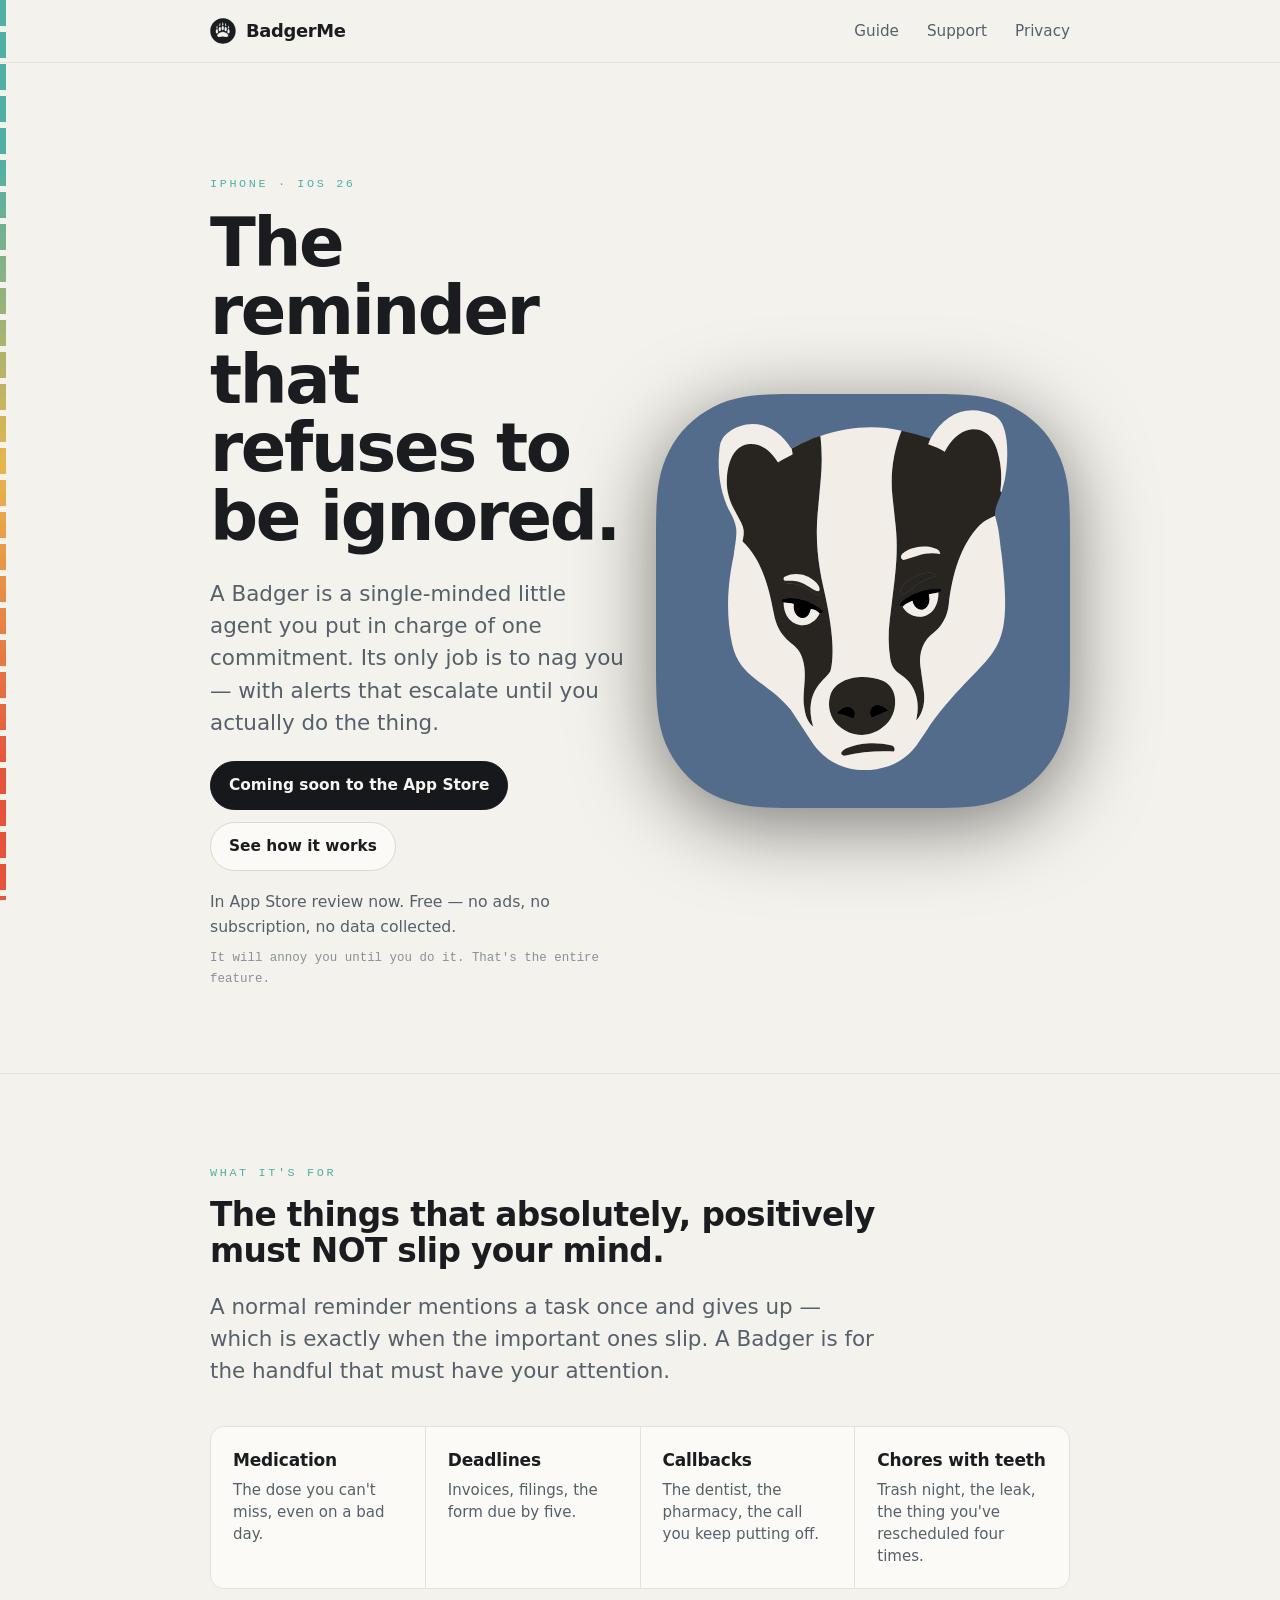
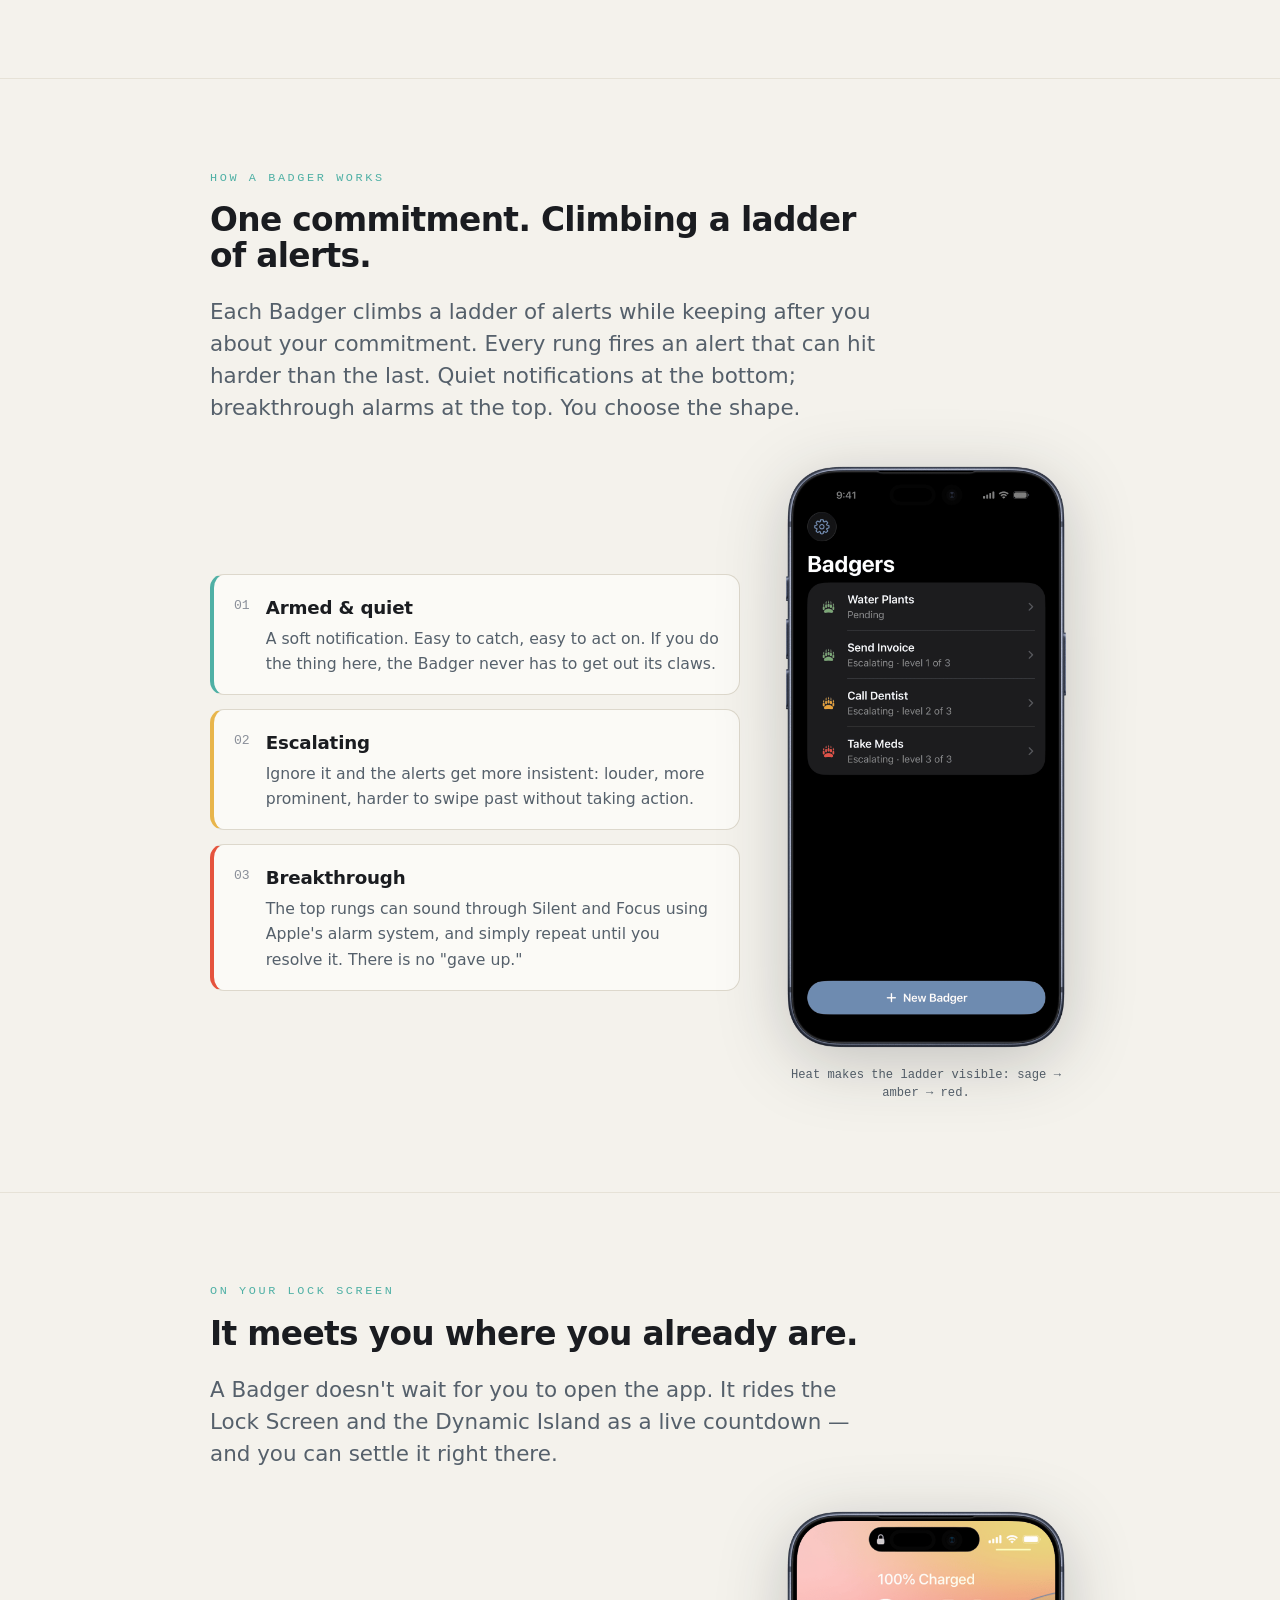
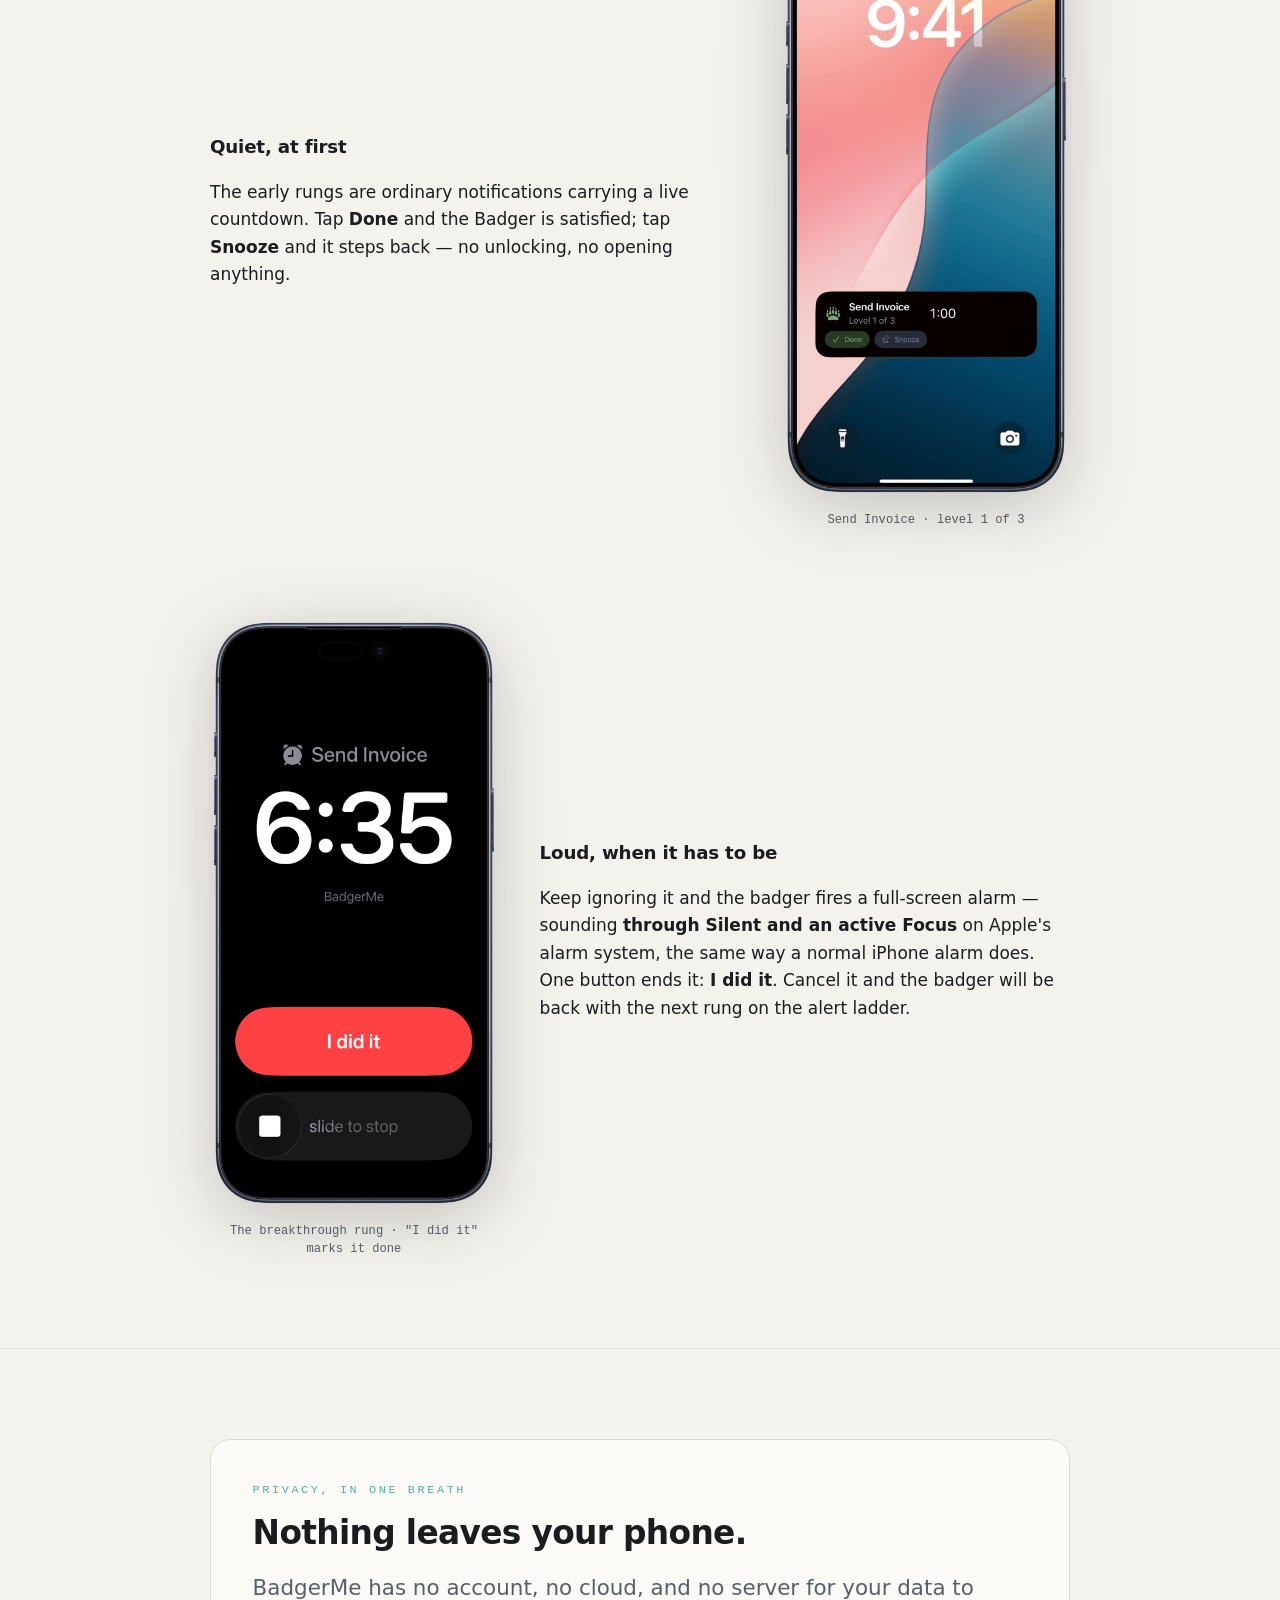
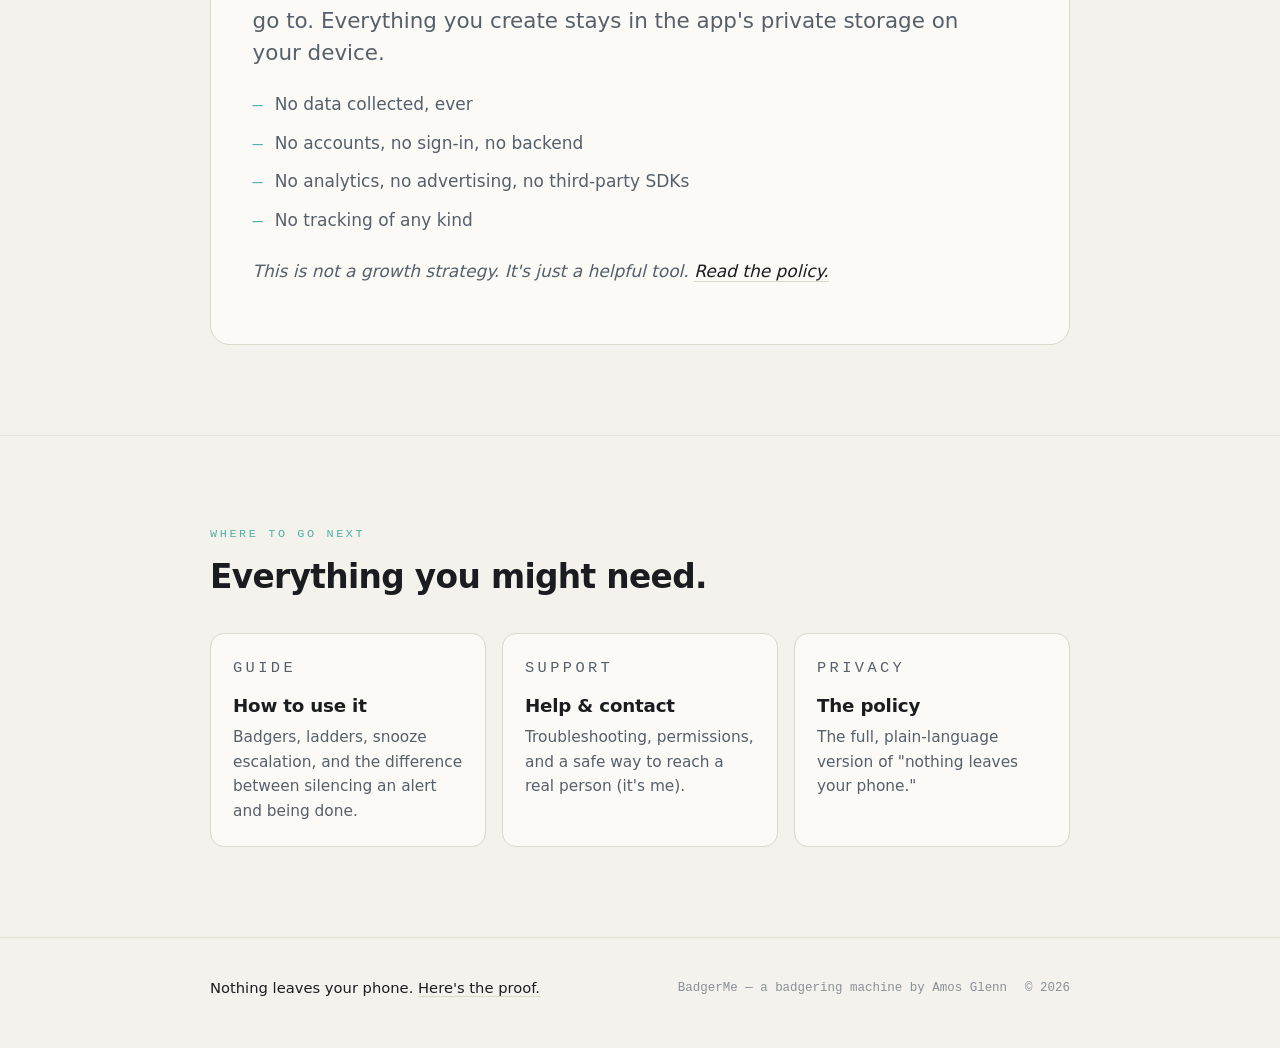
<file: docs/index.html>
<!DOCTYPE html>
<html lang="en">
<head>
<meta charset="utf-8">
<meta name="viewport" content="width=device-width, initial-scale=1">
<title>BadgerMe: Reminders that refuse to be ignored</title>
<meta name="description" content="BadgerMe puts a single-minded little agent in charge of one commitment. It nags you with alerts that escalate until you actually do the thing. On your device only — nothing is collected.">
<link rel="icon" type="image/svg+xml" href="BadgerMe-appIcon-rounded.svg">
<link rel="canonical" href="https://badgerme.amosglenn.com/">
<meta name="theme-color" media="(prefers-color-scheme: dark)" content="#14171c">
<meta name="theme-color" media="(prefers-color-scheme: light)" content="#f4f2ec">
<link rel="apple-touch-icon" sizes="180x180" href="apple-touch-icon.png">
<!-- Social share. Absolute URLs use the production domain https://badgerme.amosglenn.com. -->
<meta property="og:type" content="website">
<meta property="og:site_name" content="BadgerMe">
<meta property="og:title" content="BadgerMe: Reminders that refuse to be ignored">
<meta property="og:description" content="BadgerMe puts a single-minded little agent in charge of one commitment. It nags you with alerts that escalate until you actually do the thing. On your device only — nothing is collected.">
<meta property="og:url" content="https://badgerme.amosglenn.com/">
<meta property="og:image" content="https://badgerme.amosglenn.com/BadgerMe-og-card.png">
<meta property="og:image:width" content="1200">
<meta property="og:image:height" content="630">
<meta property="og:image:alt" content="BadgerMe — the reminder that refuses to be ignored, shown on an iPhone.">
<meta name="twitter:card" content="summary_large_image">
<meta name="twitter:title" content="BadgerMe: The reminder that refuses to be ignored">
<meta name="twitter:description" content="BadgerMe puts a single-minded little agent in charge of one commitment. It nags you with alerts that escalate until you actually do the thing. On your device only — nothing is collected.">
<meta name="twitter:image" content="https://badgerme.amosglenn.com/BadgerMe-og-card.png">
<link rel="stylesheet" href="styles.css">
</head>
<body>
<div class="spine-rail" aria-hidden="true"><div class="spine"></div></div>

<header class="site-head">
  <div class="wrap">
    <a class="brand" href="index.html" aria-label="BadgerMe home">
      <span class="logo" aria-hidden="true"></span>
      <span class="wordmark">BadgerMe</span>
    </a>
    <nav class="nav" aria-label="Primary">
      <a href="guide.html">Guide</a>
      <a href="support.html">Support</a>
      <a href="privacy.html">Privacy</a>
    </nav>
  </div>
</header>

<main>
  <section class="hero">
    <div class="wrap hero-grid">
      <div>
        <p class="eyebrow">iPhone · iOS 26</p>
        <h1>The reminder that refuses to be ignored.</h1>
        <p class="lede">A Badger is a single-minded little agent you put in charge of one commitment. Its only job is to nag you — with alerts that escalate until you actually do the thing.</p>
        <div class="cta-row">
          <span class="btn btn-primary" aria-disabled="true">Coming soon to the App Store</span>
          <a class="btn" href="guide.html">See how it works</a>
        </div>
        <p class="price-note" style="margin-top:1.1rem">In App Store review now. Free — no ads, no subscription, no data collected.</p>
        <p class="pill-note" style="margin-top:0.55rem">It will annoy you until you do it. That's the entire feature.</p>
      </div>
      <div>
        <img class="hero-illu" src="BadgerMe-appIcon-rounded.svg" alt="A badger, dead set on getting your attention.">
      </div>
    </div>
  </section>

  <section class="section" id="for">
    <div class="wrap">
      <div class="section-head">
        <p class="eyebrow">What it's for</p>
        <h2>The things that absolutely, positively must NOT slip your mind.</h2>
        <p class="lede" style="max-width:54ch">A normal reminder mentions a task once and gives up — which is exactly when the important ones slip. A Badger is for the handful that must have your attention.</p>
      </div>
      <ul class="usecase-list">
        <li>
          <strong>Medication</strong>
          <span>The dose you can't miss, even on a bad day.</span>
        </li>
        <li>
          <strong>Deadlines</strong>
          <span>Invoices, filings, the form due by five.</span>
        </li>
        <li>
          <strong>Callbacks</strong>
          <span>The dentist, the pharmacy, the call you keep putting off.</span>
        </li>
        <li>
          <strong>Chores with teeth</strong>
          <span>Trash night, the leak, the thing you've rescheduled four times.</span>
        </li>
      </ul>
    </div>
  </section>

  <section class="section" id="how">
    <div class="wrap">
      <div class="section-head">
        <p class="eyebrow">How a Badger works</p>
        <h2>One commitment. Climbing a ladder of alerts.</h2>
        <p class="lede" style="max-width:52ch">Each Badger climbs a ladder of alerts while keeping after you about your commitment. Every rung fires an alert that can hit harder than the last. Quiet notifications at the bottom; breakthrough alarms at the top. You choose the shape.</p>
      </div>
      <div class="showcase">
        <div class="showcase-text">
          <div class="ladder">
            <div class="rung cool">
              <span class="rung-no">01</span>
              <div>
                <h3>Armed &amp; quiet</h3>
                <p>A soft notification. Easy to catch, easy to act on. If you do the thing here, the Badger never has to get out its claws.</p>
              </div>
            </div>
            <div class="rung warm">
              <span class="rung-no">02</span>
              <div>
                <h3>Escalating</h3>
                <p>Ignore it and the alerts get more insistent: louder, more prominent, harder to swipe past without taking action.</p>
              </div>
            </div>
            <div class="rung hot">
              <span class="rung-no">03</span>
              <div>
                <h3>Breakthrough</h3>
                <p>The top rungs can sound through Silent and Focus using Apple's alarm system, and simply repeat until you resolve it. There is no "gave up."</p>
              </div>
            </div>
          </div>
        </div>
        <figure class="showcase-media">
          <img class="shot" loading="lazy" decoding="async" width="980" height="2000"
               src="BadgerMe-screenshot-list-web.png"
               alt="The BadgerMe list showing four Badgers: Water Plants (pending), Send Invoice at level 1 of 3, Call Dentist at level 2 of 3, and Take Meds at level 3 of 3, each with a paw icon coloured by heat.">
          <figcaption>Heat makes the ladder visible: sage → amber → red.</figcaption>
        </figure>
      </div>
    </div>
  </section>

  <section class="section" id="in-action">
    <div class="wrap">
      <div class="section-head">
        <p class="eyebrow">On your Lock Screen</p>
        <h2>It meets you where you already are.</h2>
        <p class="lede" style="max-width:52ch">A Badger doesn't wait for you to open the app. It rides the Lock Screen and the Dynamic Island as a live countdown — and you can settle it right there.</p>
      </div>

      <div class="showcase">
        <div class="showcase-text">
          <h3>Quiet, at first</h3>
          <p>The early rungs are ordinary notifications carrying a live countdown. Tap <strong>Done</strong> and the Badger is satisfied; tap <strong>Snooze</strong> and it steps back — no unlocking, no opening anything.</p>
        </div>
        <figure class="showcase-media">
          <img class="shot" loading="lazy" decoding="async" width="980" height="2000"
               src="BadgerMe-screenshot-live-activity-web.png"
               alt="A BadgerMe Live Activity on the iPhone Lock Screen showing Send Invoice at level 1 of 3 with a one-minute countdown and Done and Snooze buttons.">
          <figcaption>Send Invoice · level 1 of 3</figcaption>
        </figure>
      </div>

      <div class="showcase reverse">
        <div class="showcase-text">
          <h3>Loud, when it has to be</h3>
          <p>Keep ignoring it and the badger fires a full-screen alarm — sounding <strong>through Silent and an active Focus</strong> on Apple's alarm system, the same way a normal iPhone alarm does. One button ends it: <strong>I did it</strong>. Cancel it and the badger will be back with the next rung on the alert ladder.</p>
        </div>
        <figure class="showcase-media">
          <img class="shot" loading="lazy" decoding="async" width="980" height="2000"
               src="BadgerMe-screenshot-locked-alarm-web.png"
               alt="A full-screen BadgerMe breakthrough alarm for Send Invoice showing a large red 'I did it' button and a slide-to-stop control.">
          <figcaption>The breakthrough rung · "I did it" marks it done</figcaption>
        </figure>
      </div>
    </div>
  </section>

  <section class="section" id="privacy">
    <div class="wrap">
      <div class="panel">
        <p class="eyebrow">Privacy, in one breath</p>
        <h2>Nothing leaves your phone.</h2>
        <p class="lede" style="max-width:54ch">BadgerMe has no account, no cloud, and no server for your data to go to. Everything you create stays in the app's private storage on your device.</p>
        <ul class="manifest">
          <li><span class="tick">—</span> No data collected, ever</li>
          <li><span class="tick">—</span> No accounts, no sign-in, no backend</li>
          <li><span class="tick">—</span> No analytics, no advertising, no third-party SDKs</li>
          <li><span class="tick">—</span> No tracking of any kind</li>
        </ul>
        <p class="beat" style="margin-top:1.4rem">This is not a growth strategy. It's just a helpful tool. <a href="privacy.html">Read the policy.</a></p>
      </div>
    </div>
  </section>

  <section class="section" id="learn">
    <div class="wrap">
      <div class="section-head">
        <p class="eyebrow">Where to go next</p>
        <h2>Everything you might need.</h2>
      </div>
      <div class="cards">
        <a class="card" href="guide.html">
          <p class="eyebrow">Guide</p>
          <h3>How to use it</h3>
          <p>Badgers, ladders, snooze escalation, and the difference between silencing an alert and being done.</p>
        </a>
        <a class="card" href="support.html">
          <p class="eyebrow">Support</p>
          <h3>Help &amp; contact</h3>
          <p>Troubleshooting, permissions, and a safe way to reach a real person (it's me).</p>
        </a>
        <a class="card" href="privacy.html">
          <p class="eyebrow">Privacy</p>
          <h3>The policy</h3>
          <p>The full, plain-language version of "nothing leaves your phone."</p>
        </a>
      </div>
    </div>
  </section>
</main>

<footer class="site-foot">
  <div class="wrap">
    <div class="foot-priv">Nothing leaves your phone. <a href="privacy.html">Here's the proof.</a></div>
    <div class="foot-meta">
      <span>BadgerMe — a badgering machine by Amos Glenn</span>
      <span>© 2026</span>
    </div>
  </div>
</footer>

<script src="app.js"></script>
</body>
</html>
</file>
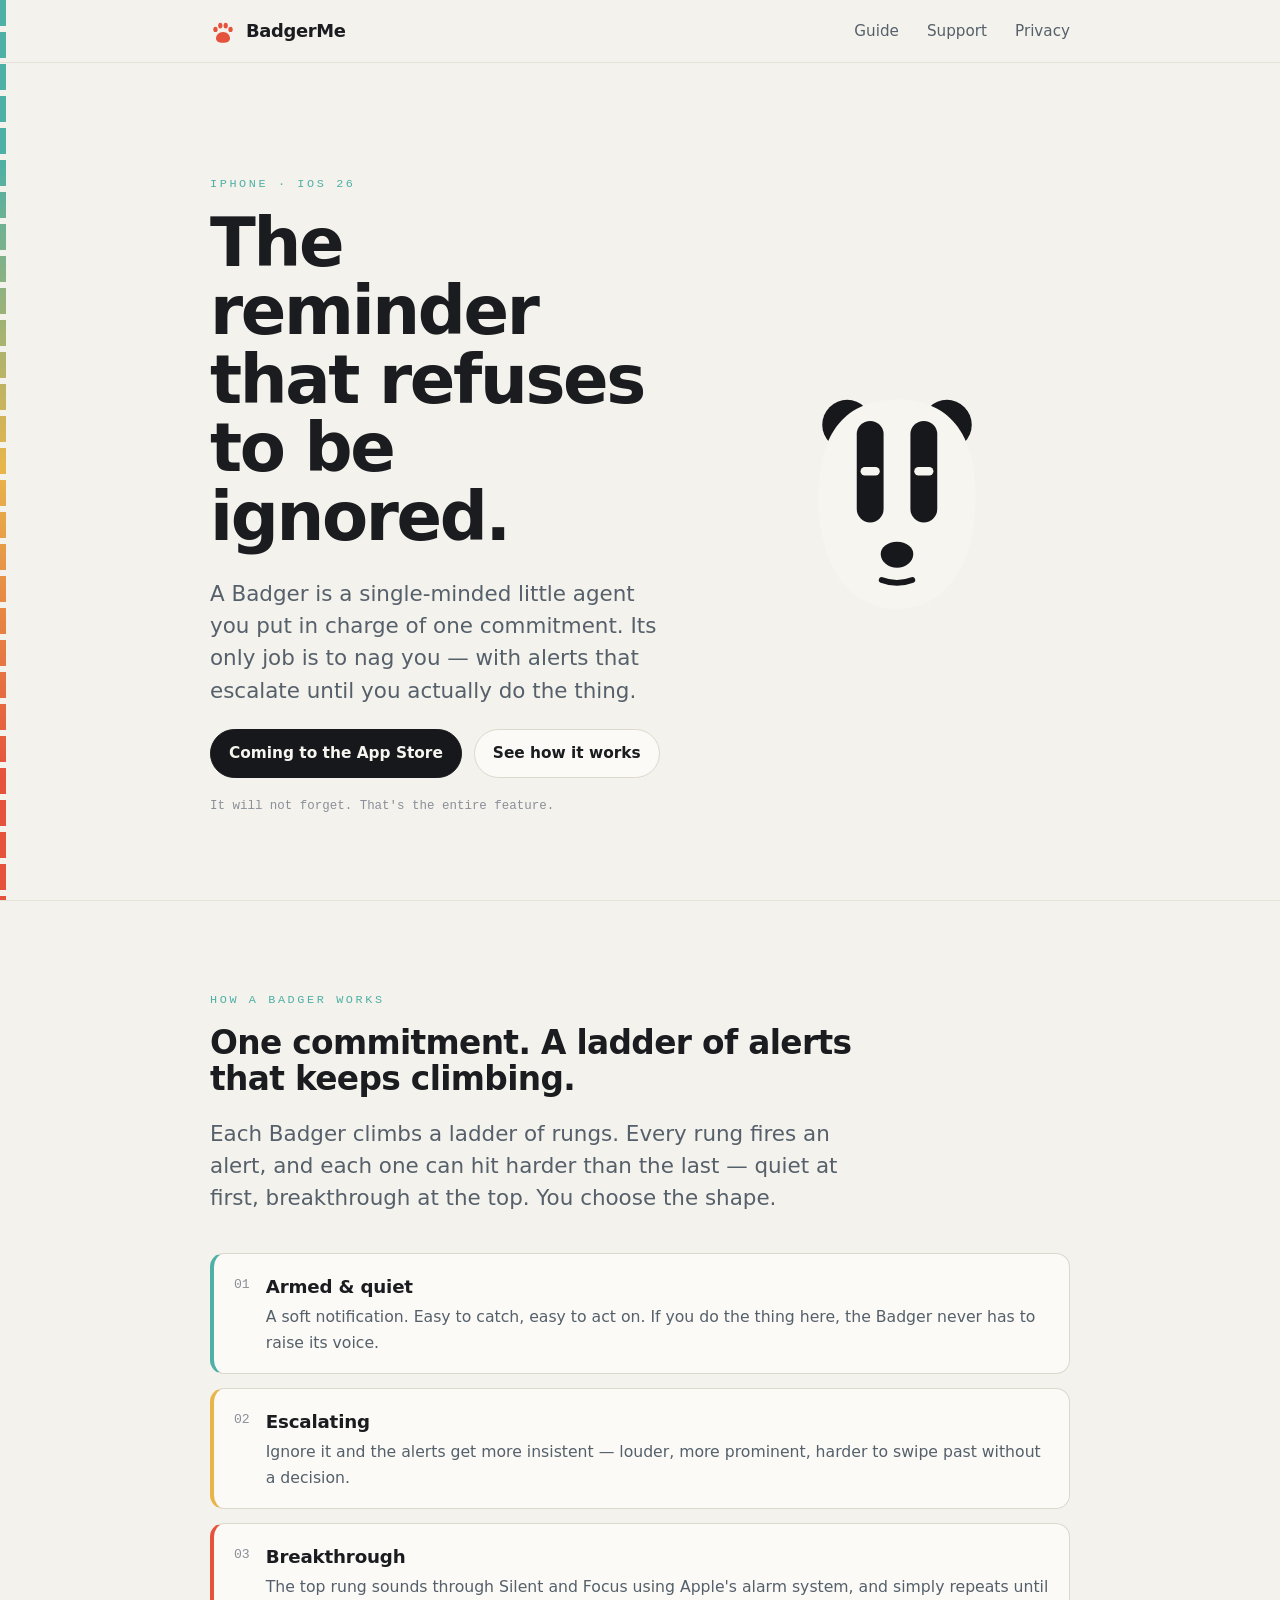
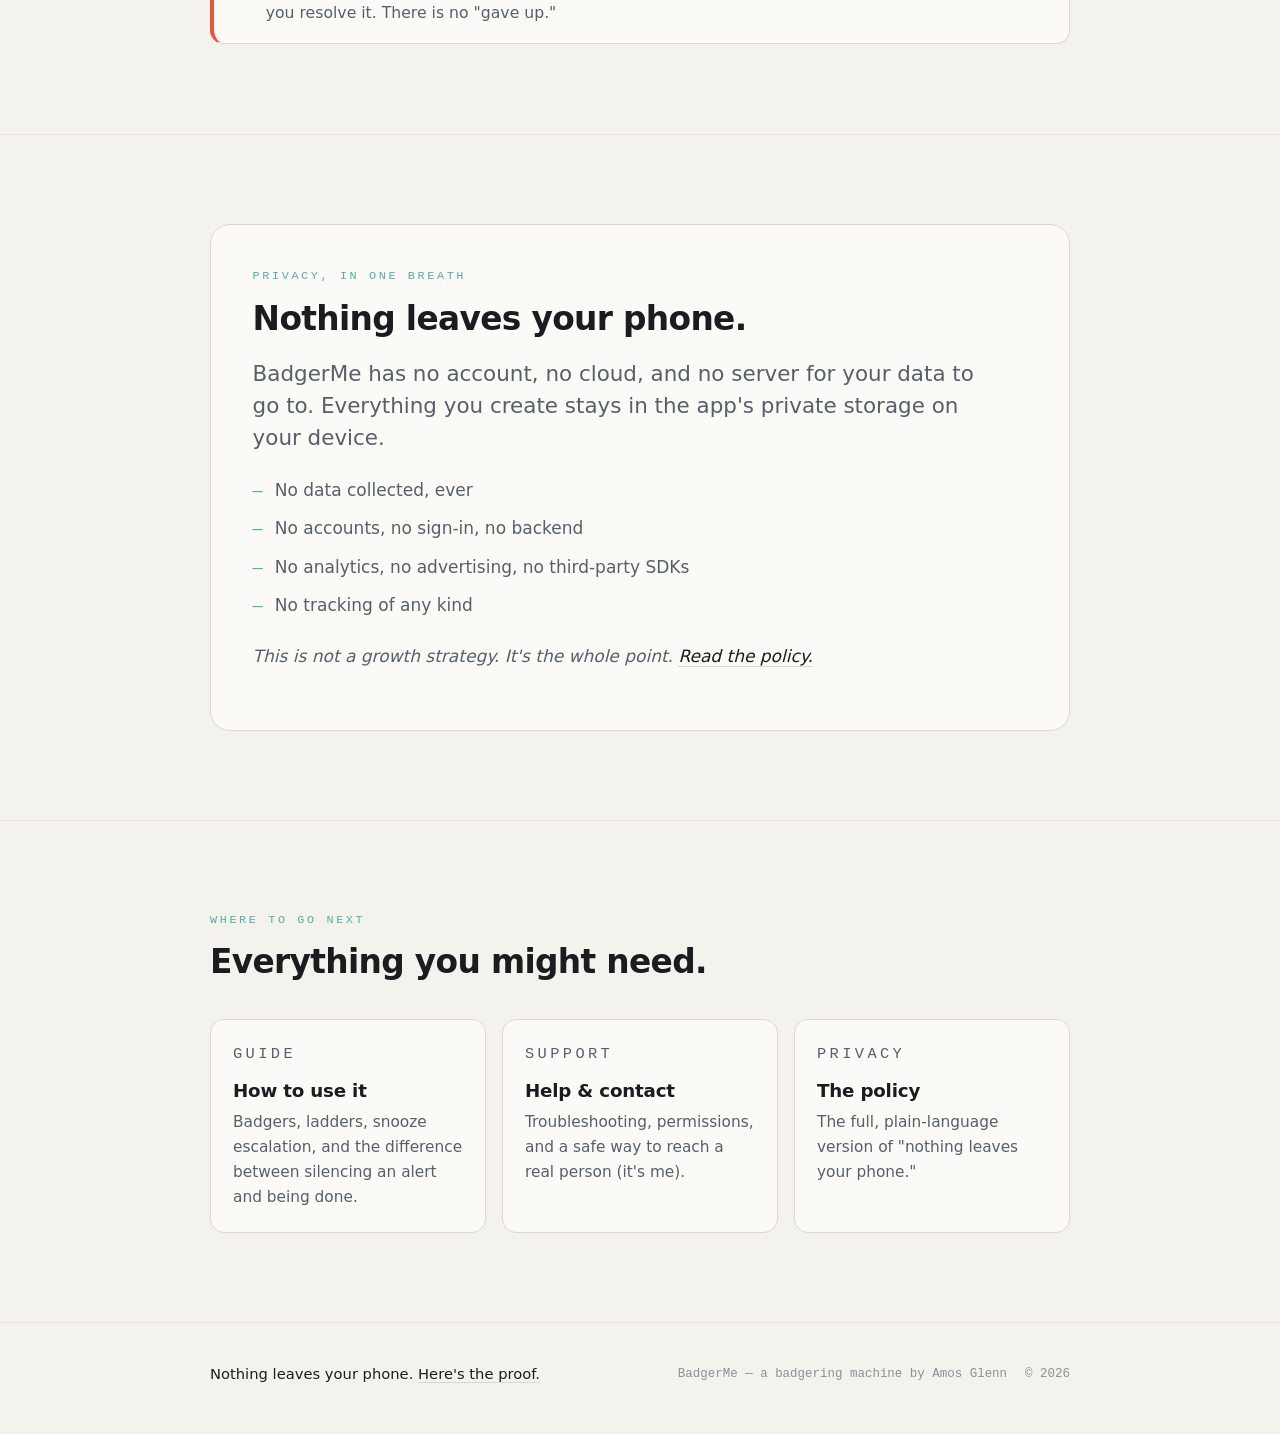
<file: pages/index.html>
<!DOCTYPE html>
<html lang="en">
<head>
<meta charset="utf-8">
<meta name="viewport" content="width=device-width, initial-scale=1">
<title>BadgerMe — the reminder that refuses to be ignored</title>
<meta name="description" content="BadgerMe puts a single-minded little agent in charge of one commitment. It nags you with alerts that escalate until you actually do the thing. On your device only — nothing is collected.">
<link rel="icon" href="data:image/svg+xml,%3Csvg%20xmlns='http://www.w3.org/2000/svg'%20viewBox='0%200%2048%2052'%3E%3Cg%20fill='%23e5533d'%3E%3Cellipse%20cx='10'%20cy='23'%20rx='4'%20ry='5'/%3E%3Cellipse%20cx='19'%20cy='16'%20rx='4'%20ry='5.5'/%3E%3Cellipse%20cx='29'%20cy='16'%20rx='4'%20ry='5.5'/%3E%3Cellipse%20cx='38'%20cy='23'%20rx='4'%20ry='5'/%3E%3Cpath%20d='M24%2028c8%200%2013%206%2013%2012%200%205-5%208-13%208s-13-3-13-8c0-6%205-12%2013-12z'/%3E%3C/g%3E%3C/svg%3E">
<link rel="stylesheet" href="styles.css">
</head>
<body>
<div class="spine-rail" aria-hidden="true"><div class="spine"></div></div>

<header class="site-head">
  <div class="wrap">
    <a class="brand" href="index.html" aria-label="BadgerMe home">
      <svg class="paw" viewBox="0 0 48 52" aria-hidden="true">
        <g fill="currentColor">
          <ellipse cx="10" cy="23" rx="4" ry="5"/>
          <ellipse cx="19" cy="16" rx="4" ry="5.5"/>
          <ellipse cx="29" cy="16" rx="4" ry="5.5"/>
          <ellipse cx="38" cy="23" rx="4" ry="5"/>
          <path d="M24 28c8 0 13 6 13 12 0 5-5 8-13 8s-13-3-13-8c0-6 5-12 13-12z"/>
        </g>
      </svg>
      <span class="wordmark">BadgerMe</span>
    </a>
    <nav class="nav" aria-label="Primary">
      <a href="guide.html">Guide</a>
      <a href="support.html">Support</a>
      <a href="privacy.html">Privacy</a>
    </nav>
  </div>
</header>

<main>
  <section class="hero">
    <div class="wrap hero-grid">
      <div>
        <p class="eyebrow">iPhone · iOS 26</p>
        <h1>The reminder that refuses to be ignored.</h1>
        <p class="lede">A Badger is a single-minded little agent you put in charge of one commitment. Its only job is to nag you — with alerts that escalate until you actually do the thing.</p>
        <div class="cta-row">
          <span class="btn btn-primary" aria-disabled="true">Coming to the App Store</span>
          <a class="btn" href="guide.html">See how it works</a>
        </div>
        <p class="pill-note" style="margin-top:1.1rem">It will not forget. That's the entire feature.</p>
      </div>
      <div>
        <!-- Placeholder mark: a deadpan, front-facing geometric badger.
             Swap for the finished Illustrator portrait when ready. -->
        <svg class="badger-face" viewBox="0 0 120 134" role="img" aria-label="A deadpan geometric badger, front on">
          <!-- ears behind the head -->
          <circle class="bf-dark" cx="34" cy="27" r="13"/>
          <circle class="bf-dark" cx="86" cy="27" r="13"/>
          <!-- head -->
          <path class="bf-bone" d="M60 14 C90 14 101 35 101 65 C101 101 85 123 60 123 C35 123 19 101 19 65 C19 35 30 14 60 14 Z"/>
          <!-- the two signature brow stripes -->
          <rect class="bf-dark" x="39" y="25" width="14" height="53" rx="7"/>
          <rect class="bf-dark" x="67" y="25" width="14" height="53" rx="7"/>
          <!-- flat deadpan eyes, set into the stripes -->
          <rect class="bf-bone" x="41" y="49" width="10" height="4.5" rx="2.25"/>
          <rect class="bf-bone" x="69" y="49" width="10" height="4.5" rx="2.25"/>
          <!-- nose -->
          <path class="bf-dark" d="M60 88 c5 0 8.5 3 8.5 6.4 c0 4-4 7.2-8.5 7.2 c-4.5 0-8.5-3.2-8.5-7.2 c0-3.4 3.5-6.4 8.5-6.4 Z"/>
          <!-- flat mouth -->
          <path class="bf-mouth" d="M52 108 Q60 111 68 108"/>
        </svg>
      </div>
    </div>
  </section>

  <section class="section" id="how">
    <div class="wrap">
      <div class="section-head">
        <p class="eyebrow">How a Badger works</p>
        <h2>One commitment. A ladder of alerts that keeps climbing.</h2>
        <p class="lede" style="max-width:52ch">Each Badger climbs a ladder of rungs. Every rung fires an alert, and each one can hit harder than the last — quiet at first, breakthrough at the top. You choose the shape.</p>
      </div>
      <div class="ladder">
        <div class="rung cool">
          <span class="rung-no">01</span>
          <div>
            <h3>Armed &amp; quiet</h3>
            <p>A soft notification. Easy to catch, easy to act on. If you do the thing here, the Badger never has to raise its voice.</p>
          </div>
        </div>
        <div class="rung warm">
          <span class="rung-no">02</span>
          <div>
            <h3>Escalating</h3>
            <p>Ignore it and the alerts get more insistent — louder, more prominent, harder to swipe past without a decision.</p>
          </div>
        </div>
        <div class="rung hot">
          <span class="rung-no">03</span>
          <div>
            <h3>Breakthrough</h3>
            <p>The top rung sounds through Silent and Focus using Apple's alarm system, and simply repeats until you resolve it. There is no "gave up."</p>
          </div>
        </div>
      </div>
    </div>
  </section>

  <section class="section" id="privacy">
    <div class="wrap">
      <div class="panel">
        <p class="eyebrow">Privacy, in one breath</p>
        <h2>Nothing leaves your phone.</h2>
        <p class="lede" style="max-width:54ch">BadgerMe has no account, no cloud, and no server for your data to go to. Everything you create stays in the app's private storage on your device.</p>
        <ul class="manifest">
          <li><span class="tick">—</span> No data collected, ever</li>
          <li><span class="tick">—</span> No accounts, no sign-in, no backend</li>
          <li><span class="tick">—</span> No analytics, no advertising, no third-party SDKs</li>
          <li><span class="tick">—</span> No tracking of any kind</li>
        </ul>
        <p class="beat" style="margin-top:1.4rem">This is not a growth strategy. It's the whole point. <a href="privacy.html">Read the policy.</a></p>
      </div>
    </div>
  </section>

  <section class="section" id="learn">
    <div class="wrap">
      <div class="section-head">
        <p class="eyebrow">Where to go next</p>
        <h2>Everything you might need.</h2>
      </div>
      <div class="cards">
        <a class="card" href="guide.html">
          <p class="eyebrow">Guide</p>
          <h3>How to use it</h3>
          <p>Badgers, ladders, snooze escalation, and the difference between silencing an alert and being done.</p>
        </a>
        <a class="card" href="support.html">
          <p class="eyebrow">Support</p>
          <h3>Help &amp; contact</h3>
          <p>Troubleshooting, permissions, and a safe way to reach a real person (it's me).</p>
        </a>
        <a class="card" href="privacy.html">
          <p class="eyebrow">Privacy</p>
          <h3>The policy</h3>
          <p>The full, plain-language version of "nothing leaves your phone."</p>
        </a>
      </div>
    </div>
  </section>
</main>

<footer class="site-foot">
  <div class="wrap">
    <div class="foot-priv">Nothing leaves your phone. <a href="privacy.html">Here's the proof.</a></div>
    <div class="foot-meta">
      <span>BadgerMe — a badgering machine by Amos Glenn</span>
      <span>© 2026</span>
    </div>
  </div>
</footer>

<script src="app.js"></script>
</body>
</html>
</file>
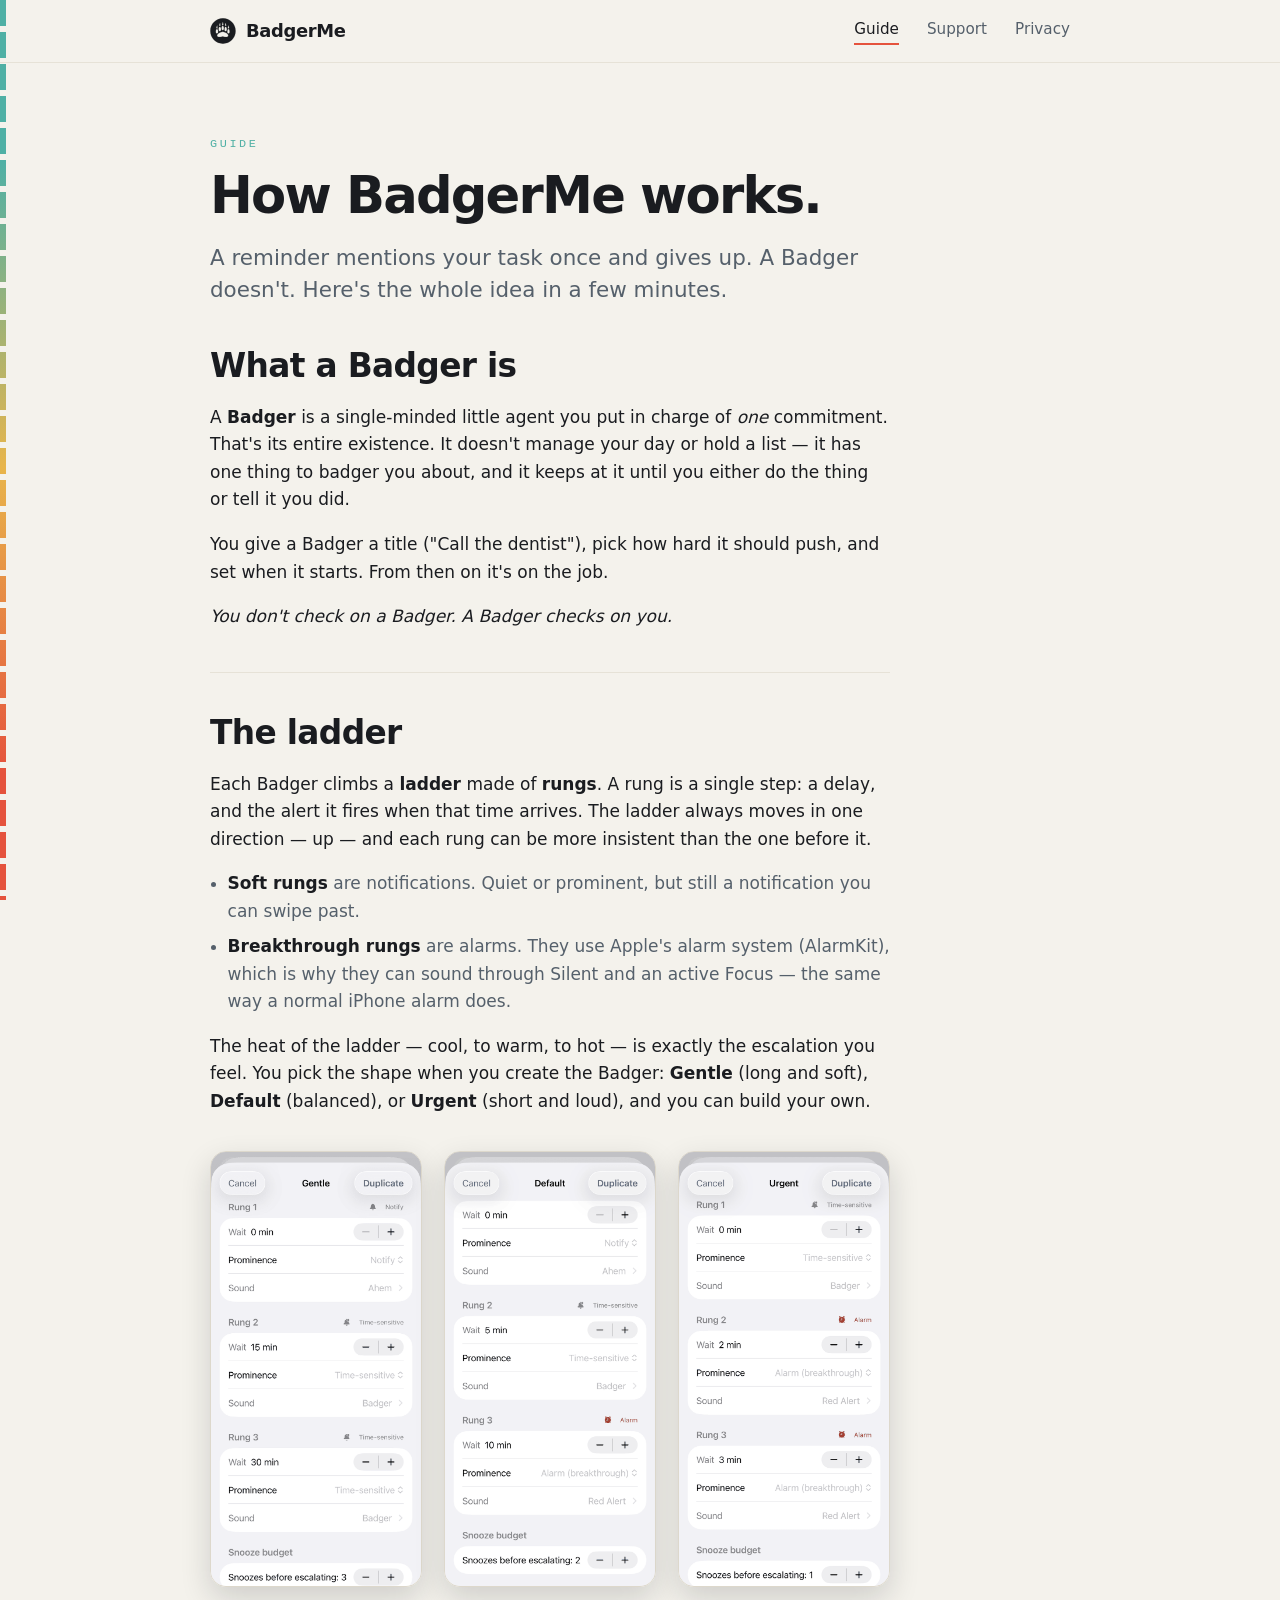
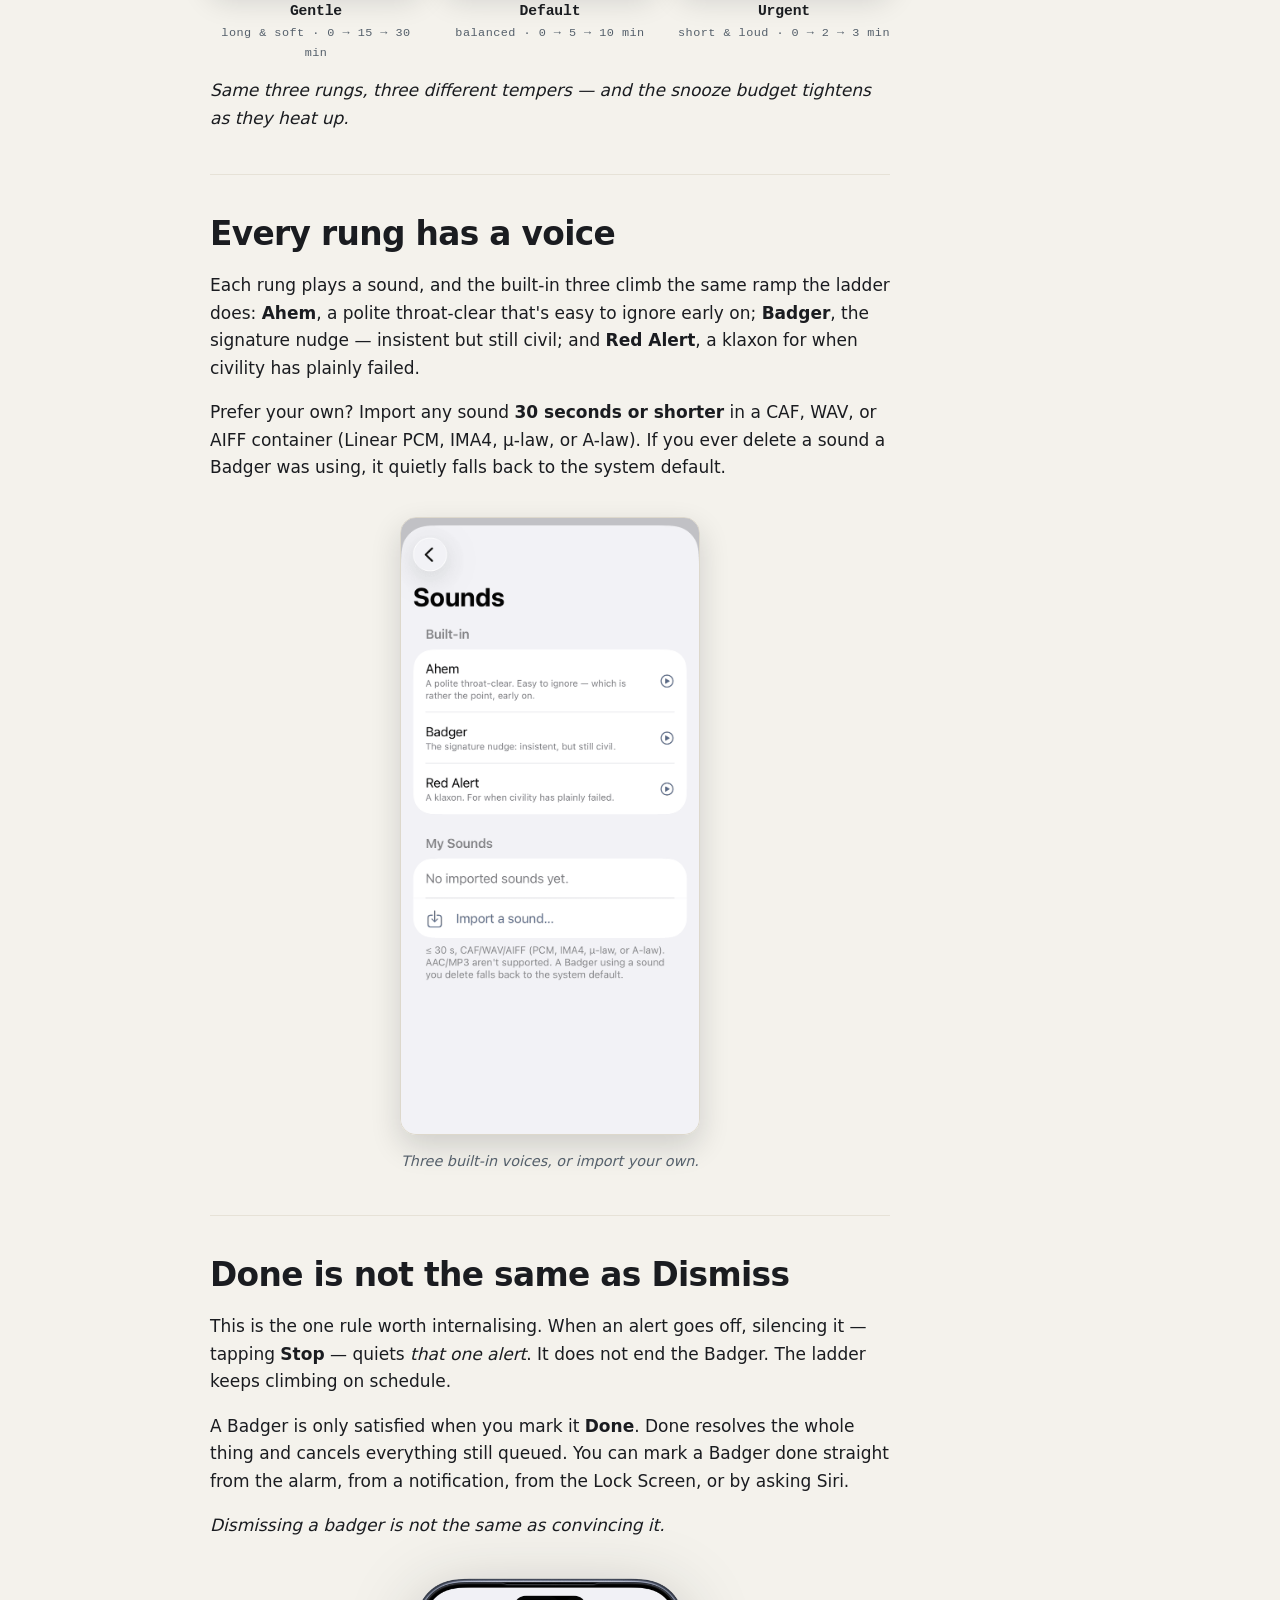
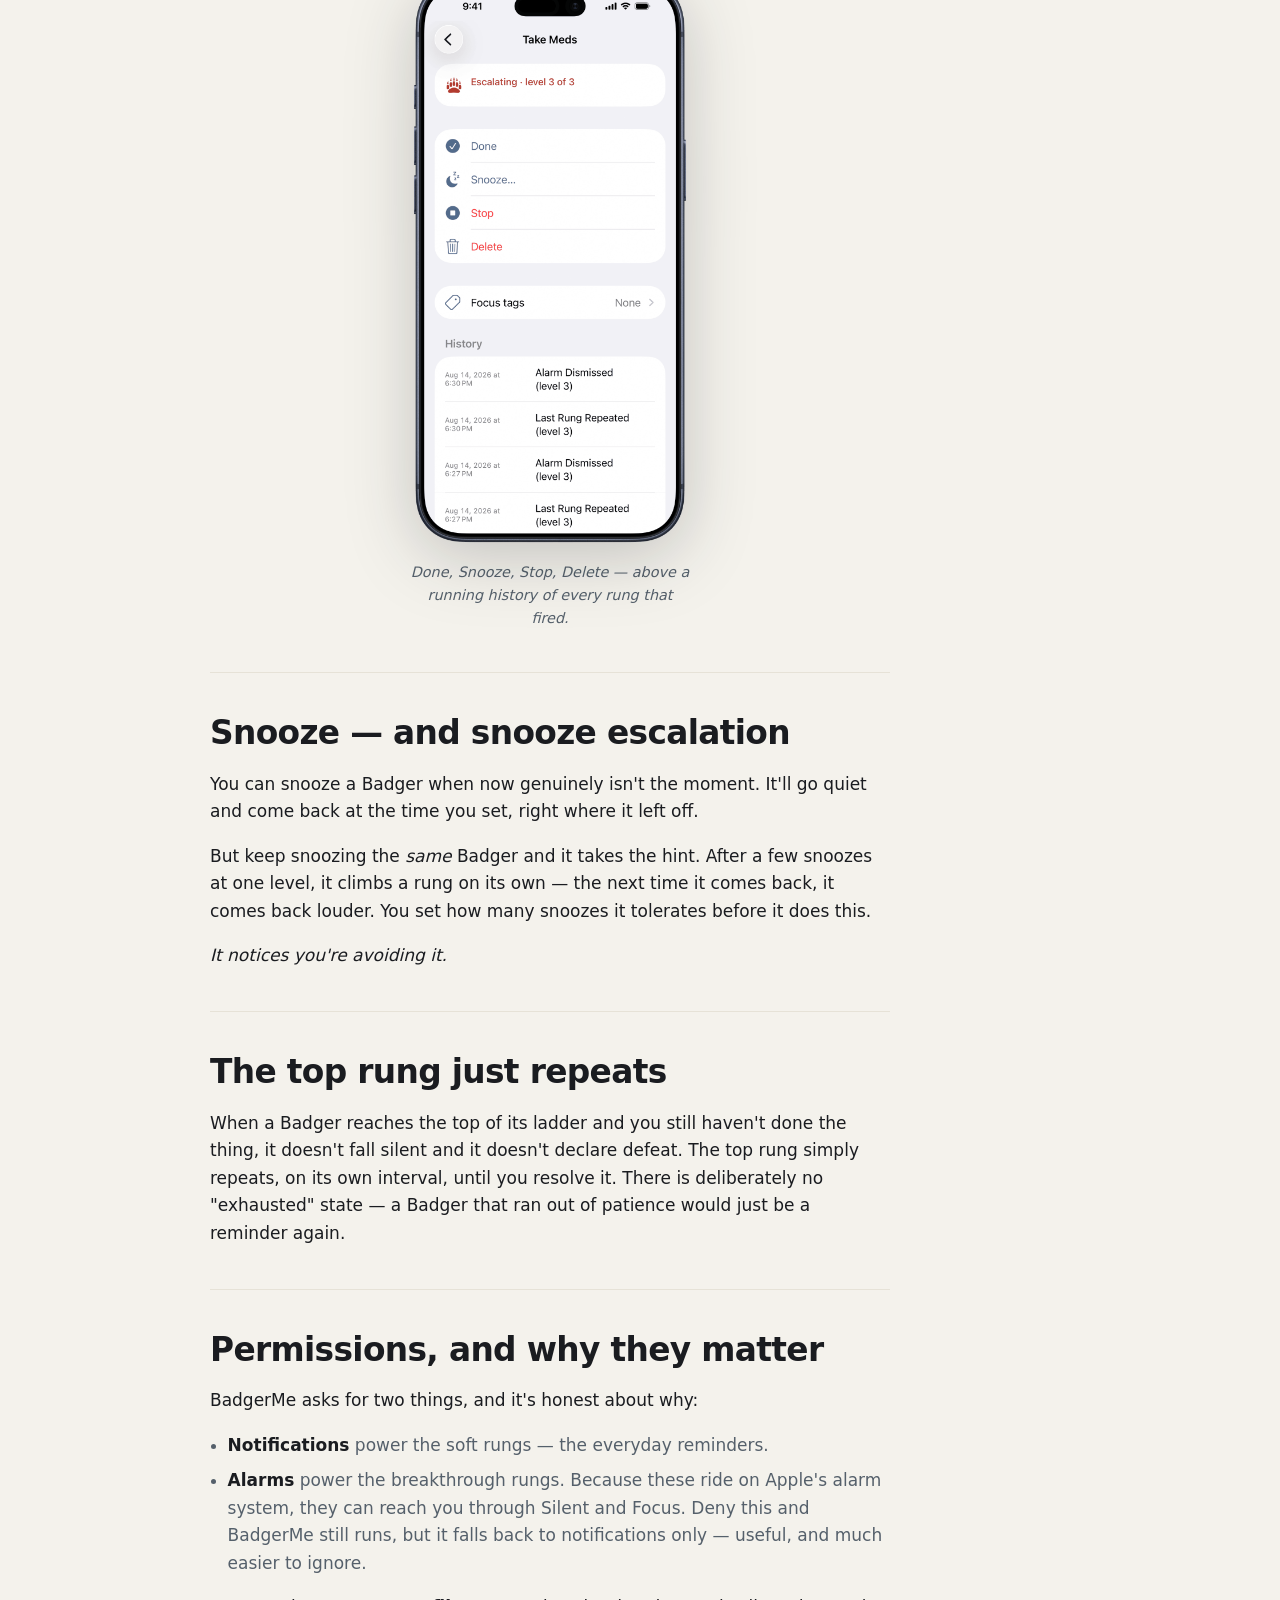
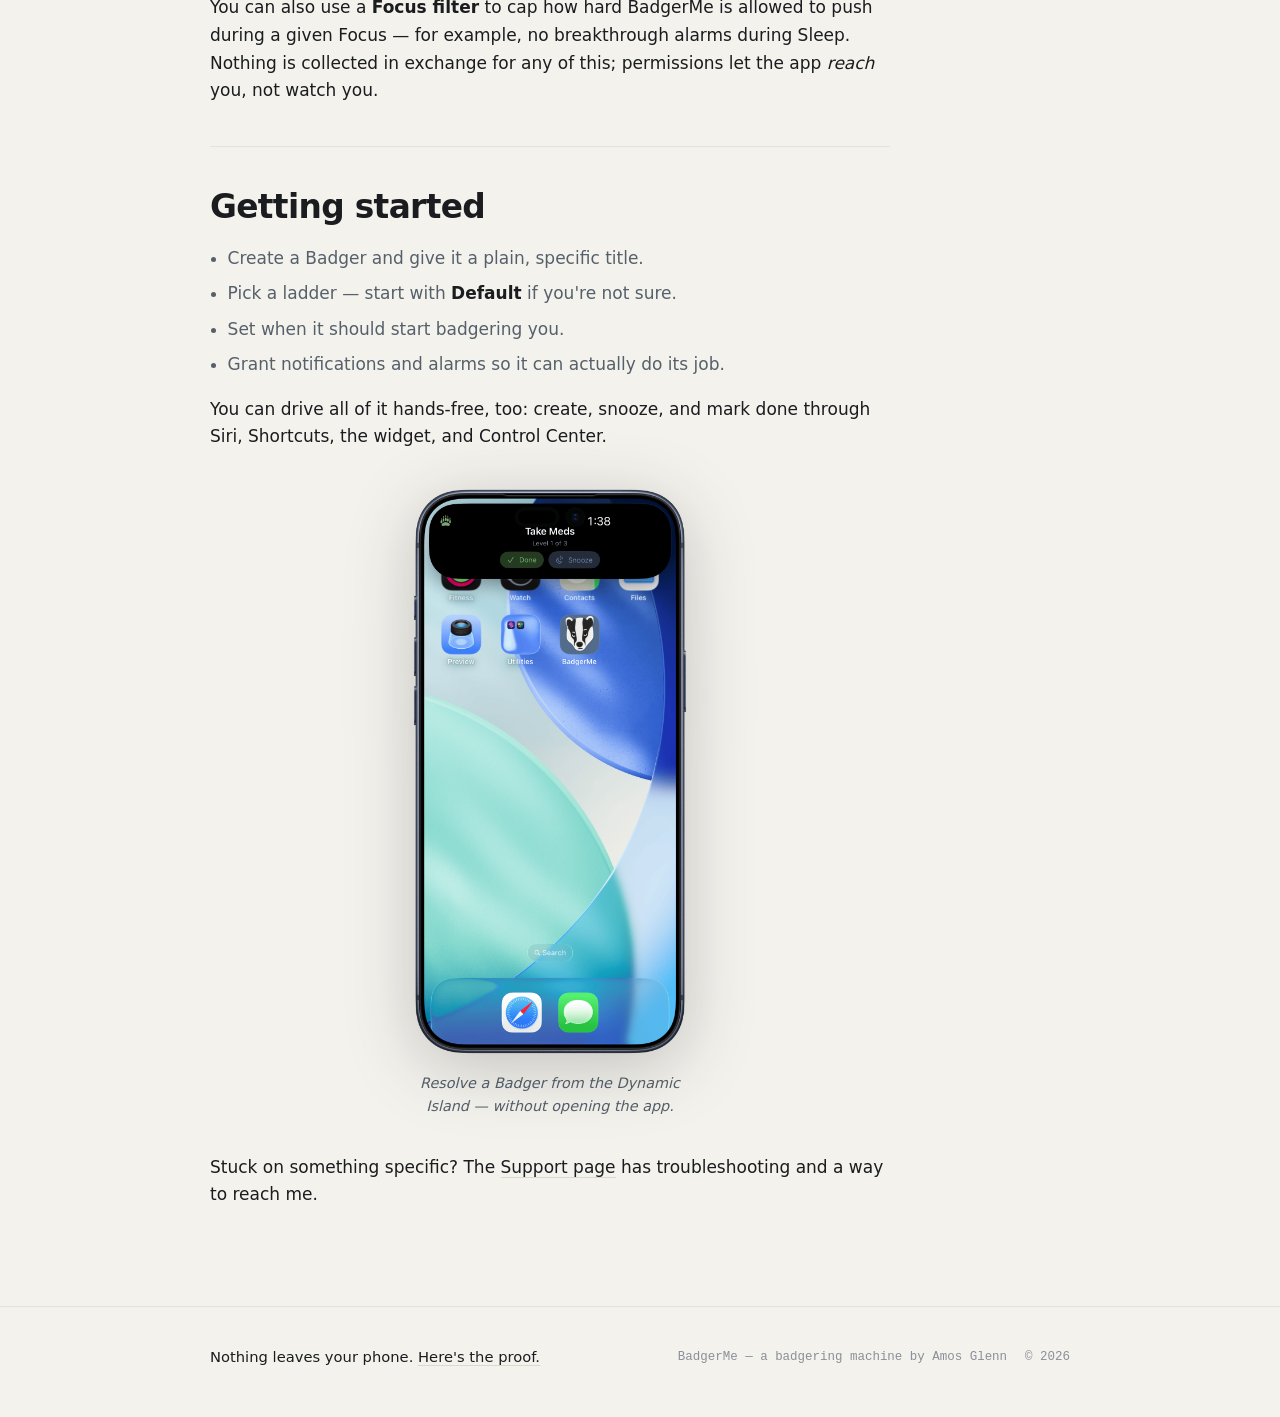
<file: docs/guide.html>
<!DOCTYPE html>
<html lang="en">
<head>
<meta charset="utf-8">
<meta name="viewport" content="width=device-width, initial-scale=1">
<title>Guide — BadgerMe</title>
<meta name="description" content="How BadgerMe works: what a Badger is, how escalation ladders climb, why silencing an alert isn't the same as being done, and how snooze escalation works.">
<link rel="icon" type="image/svg+xml" href="BadgerMe-appIcon-rounded.svg">
<link rel="canonical" href="https://badgerme.amosglenn.com/guide.html">
<meta name="theme-color" media="(prefers-color-scheme: dark)" content="#14171c">
<meta name="theme-color" media="(prefers-color-scheme: light)" content="#f4f2ec">
<link rel="apple-touch-icon" sizes="180x180" href="apple-touch-icon.png">
<!-- Social share. Absolute URLs use the production domain https://badgerme.amosglenn.com. -->
<meta property="og:type" content="article">
<meta property="og:site_name" content="BadgerMe">
<meta property="og:title" content="Guide — BadgerMe">
<meta property="og:description" content="How BadgerMe works: what a Badger is, how escalation ladders climb, why silencing an alert isn't the same as being done, and how snooze escalation works.">
<meta property="og:url" content="https://badgerme.amosglenn.com/guide.html">
<meta property="og:image" content="https://badgerme.amosglenn.com/BadgerMe-og-card.png">
<meta property="og:image:width" content="1200">
<meta property="og:image:height" content="630">
<meta property="og:image:alt" content="BadgerMe — the reminder that refuses to be ignored, shown on an iPhone.">
<meta name="twitter:card" content="summary_large_image">
<meta name="twitter:title" content="Guide — BadgerMe">
<meta name="twitter:description" content="How BadgerMe works: what a Badger is, how escalation ladders climb, why silencing an alert isn't the same as being done, and how snooze escalation works.">
<meta name="twitter:image" content="https://badgerme.amosglenn.com/BadgerMe-og-card.png">
<link rel="stylesheet" href="styles.css">
</head>
<body>
<div class="spine-rail" aria-hidden="true"><div class="spine"></div></div>

<header class="site-head">
  <div class="wrap">
    <a class="brand" href="index.html" aria-label="BadgerMe home">
      <span class="logo" aria-hidden="true"></span>
      <span class="wordmark">BadgerMe</span>
    </a>
    <nav class="nav" aria-label="Primary">
      <a href="guide.html" aria-current="page">Guide</a>
      <a href="support.html">Support</a>
      <a href="privacy.html">Privacy</a>
    </nav>
  </div>
</header>

<main class="doc">
  <div class="wrap">
    <div class="doc-head">
      <p class="eyebrow">Guide</p>
      <h1>How BadgerMe works.</h1>
      <p class="lede" style="max-width:54ch">A reminder mentions your task once and gives up. A Badger doesn't. Here's the whole idea in a few minutes.</p>
    </div>

    <div class="prose">
      <section>
        <h2>What a Badger is</h2>
        <p>A <strong>Badger</strong> is a single-minded little agent you put in charge of <em>one</em> commitment. That's its entire existence. It doesn't manage your day or hold a list — it has one thing to badger you about, and it keeps at it until you either do the thing or tell it you did.</p>
        <p>You give a Badger a title ("Call the dentist"), pick how hard it should push, and set when it starts. From then on it's on the job.</p>
        <p class="beat">You don't check on a Badger. A Badger checks on you.</p>
      </section>

      <section>
        <h2>The ladder</h2>
        <p>Each Badger climbs a <strong>ladder</strong> made of <strong>rungs</strong>. A rung is a single step: a delay, and the alert it fires when that time arrives. The ladder always moves in one direction — up — and each rung can be more insistent than the one before it.</p>
        <ul>
          <li><strong>Soft rungs</strong> are notifications. Quiet or prominent, but still a notification you can swipe past.</li>
          <li><strong>Breakthrough rungs</strong> are alarms. They use Apple's alarm system (AlarmKit), which is why they can sound through Silent and an active Focus — the same way a normal iPhone alarm does.</li>
        </ul>
        <p>The heat of the ladder — cool, to warm, to hot — is exactly the escalation you feel. You pick the shape when you create the Badger: <strong>Gentle</strong> (long and soft), <strong>Default</strong> (balanced), or <strong>Urgent</strong> (short and loud), and you can build your own.</p>
        <div class="shot-row shot-row-3">
          <figure>
            <img class="uishot" loading="lazy" decoding="async" width="720" height="1489"
                 src="BadgerMe-screenshot-ladder-gentle-web.png"
                 alt="The Gentle ladder editor: Rung 1 waits 0 min (Notify, Ahem), Rung 2 waits 15 min (Time-sensitive, Badger), Rung 3 waits 30 min (Time-sensitive, Badger); snoozes before escalating: 3.">
            <figcaption><strong>Gentle</strong>long &amp; soft · 0 → 15 → 30 min</figcaption>
          </figure>
          <figure>
            <img class="uishot" loading="lazy" decoding="async" width="720" height="1489"
                 src="BadgerMe-screenshot-ladder-default-web.png"
                 alt="The Default ladder editor: Rung 1 at 0 min (Notify, Ahem), Rung 2 at 5 min (Time-sensitive, Badger), Rung 3 at 10 min (Alarm breakthrough, Red Alert); snoozes before escalating: 2.">
            <figcaption><strong>Default</strong>balanced · 0 → 5 → 10 min</figcaption>
          </figure>
          <figure>
            <img class="uishot" loading="lazy" decoding="async" width="720" height="1489"
                 src="BadgerMe-screenshot-ladder-urgent-web.png"
                 alt="The Urgent ladder editor: Rung 1 at 0 min (Time-sensitive, Badger), Rung 2 at 2 min (Alarm breakthrough, Red Alert), Rung 3 at 3 min (Alarm, Red Alert); snoozes before escalating: 1.">
            <figcaption><strong>Urgent</strong>short &amp; loud · 0 → 2 → 3 min</figcaption>
          </figure>
        </div>
        <p class="beat">Same three rungs, three different tempers — and the snooze budget tightens as they heat up.</p>
      </section>

      <section>
        <h2>Every rung has a voice</h2>
        <p>Each rung plays a sound, and the built-in three climb the same ramp the ladder does: <strong>Ahem</strong>, a polite throat-clear that's easy to ignore early on; <strong>Badger</strong>, the signature nudge — insistent but still civil; and <strong>Red Alert</strong>, a klaxon for when civility has plainly failed.</p>
        <p>Prefer your own? Import any sound <strong>30 seconds or shorter</strong> in a CAF, WAV, or AIFF container (Linear PCM, IMA4, µ-law, or A-law). If you ever delete a sound a Badger was using, it quietly falls back to the system default.</p>
        <figure class="prose-shot" style="max-width:300px">
          <img class="uishot" loading="lazy" decoding="async" width="720" height="1489"
               src="BadgerMe-screenshot-sounds-web.png"
               alt="The Sounds screen: built-in sounds Ahem, Badger and Red Alert with short descriptions and play buttons, an empty 'My Sounds' section with an 'Import a sound' button, and the supported-formats note.">
          <figcaption>Three built-in voices, or import your own.</figcaption>
        </figure>
      </section>

      <section>
        <h2>Done is not the same as Dismiss</h2>
        <p>This is the one rule worth internalising. When an alert goes off, silencing it — tapping <strong>Stop</strong> — quiets <em>that one alert</em>. It does not end the Badger. The ladder keeps climbing on schedule.</p>
        <p>A Badger is only satisfied when you mark it <strong>Done</strong>. Done resolves the whole thing and cancels everything still queued. You can mark a Badger done straight from the alarm, from a notification, from the Lock Screen, or by asking Siri.</p>
        <p class="beat">Dismissing a badger is not the same as convincing it.</p>
        <figure class="prose-shot">
          <img class="shot" loading="lazy" decoding="async" width="980" height="2000"
               src="BadgerMe-screenshot-details-web.png"
               alt="A Badger's detail screen: Done, Snooze, Stop and Delete actions, a Focus tags row, and a history log listing 'Alarm Dismissed' and 'Last Rung Repeated' entries at level 3.">
          <figcaption>Done, Snooze, Stop, Delete — above a running history of every rung that fired.</figcaption>
        </figure>
      </section>

      <section>
        <h2>Snooze — and snooze escalation</h2>
        <p>You can snooze a Badger when now genuinely isn't the moment. It'll go quiet and come back at the time you set, right where it left off.</p>
        <p>But keep snoozing the <em>same</em> Badger and it takes the hint. After a few snoozes at one level, it climbs a rung on its own — the next time it comes back, it comes back louder. You set how many snoozes it tolerates before it does this.</p>
        <p class="beat">It notices you're avoiding it.</p>
      </section>

      <section>
        <h2>The top rung just repeats</h2>
        <p>When a Badger reaches the top of its ladder and you still haven't done the thing, it doesn't fall silent and it doesn't declare defeat. The top rung simply repeats, on its own interval, until you resolve it. There is deliberately no "exhausted" state — a Badger that ran out of patience would just be a reminder again.</p>
      </section>

      <section>
        <h2>Permissions, and why they matter</h2>
        <p>BadgerMe asks for two things, and it's honest about why:</p>
        <ul>
          <li><strong>Notifications</strong> power the soft rungs — the everyday reminders.</li>
          <li><strong>Alarms</strong> power the breakthrough rungs. Because these ride on Apple's alarm system, they can reach you through Silent and Focus. Deny this and BadgerMe still runs, but it falls back to notifications only — useful, and much easier to ignore.</li>
        </ul>
        <p>You can also use a <strong>Focus filter</strong> to cap how hard BadgerMe is allowed to push during a given Focus — for example, no breakthrough alarms during Sleep. Nothing is collected in exchange for any of this; permissions let the app <em>reach</em> you, not watch you.</p>
      </section>

      <section>
        <h2>Getting started</h2>
        <ul>
          <li>Create a Badger and give it a plain, specific title.</li>
          <li>Pick a ladder — start with <strong>Default</strong> if you're not sure.</li>
          <li>Set when it should start badgering you.</li>
          <li>Grant notifications and alarms so it can actually do its job.</li>
        </ul>
        <p>You can drive all of it hands-free, too: create, snooze, and mark done through Siri, Shortcuts, the widget, and Control Center.</p>
        <figure class="prose-shot">
          <img class="shot" loading="lazy" decoding="async" width="980" height="2000"
               src="BadgerMe-screenshot-live-activity-unlocked-web.png"
               alt="A BadgerMe Live Activity in the iPhone Dynamic Island showing Take Meds at level 1 of 3 with Done and Snooze buttons, above the Home Screen.">
          <figcaption>Resolve a Badger from the Dynamic Island — without opening the app.</figcaption>
        </figure>
        <p>Stuck on something specific? The <a href="support.html">Support page</a> has troubleshooting and a way to reach me.</p>
      </section>
    </div>
  </div>
</main>

<footer class="site-foot">
  <div class="wrap">
    <div class="foot-priv">Nothing leaves your phone. <a href="privacy.html">Here's the proof.</a></div>
    <div class="foot-meta">
      <span>BadgerMe — a badgering machine by Amos Glenn</span>
      <span>© 2026</span>
    </div>
  </div>
</footer>

<script src="app.js"></script>
</body>
</html>
</file>
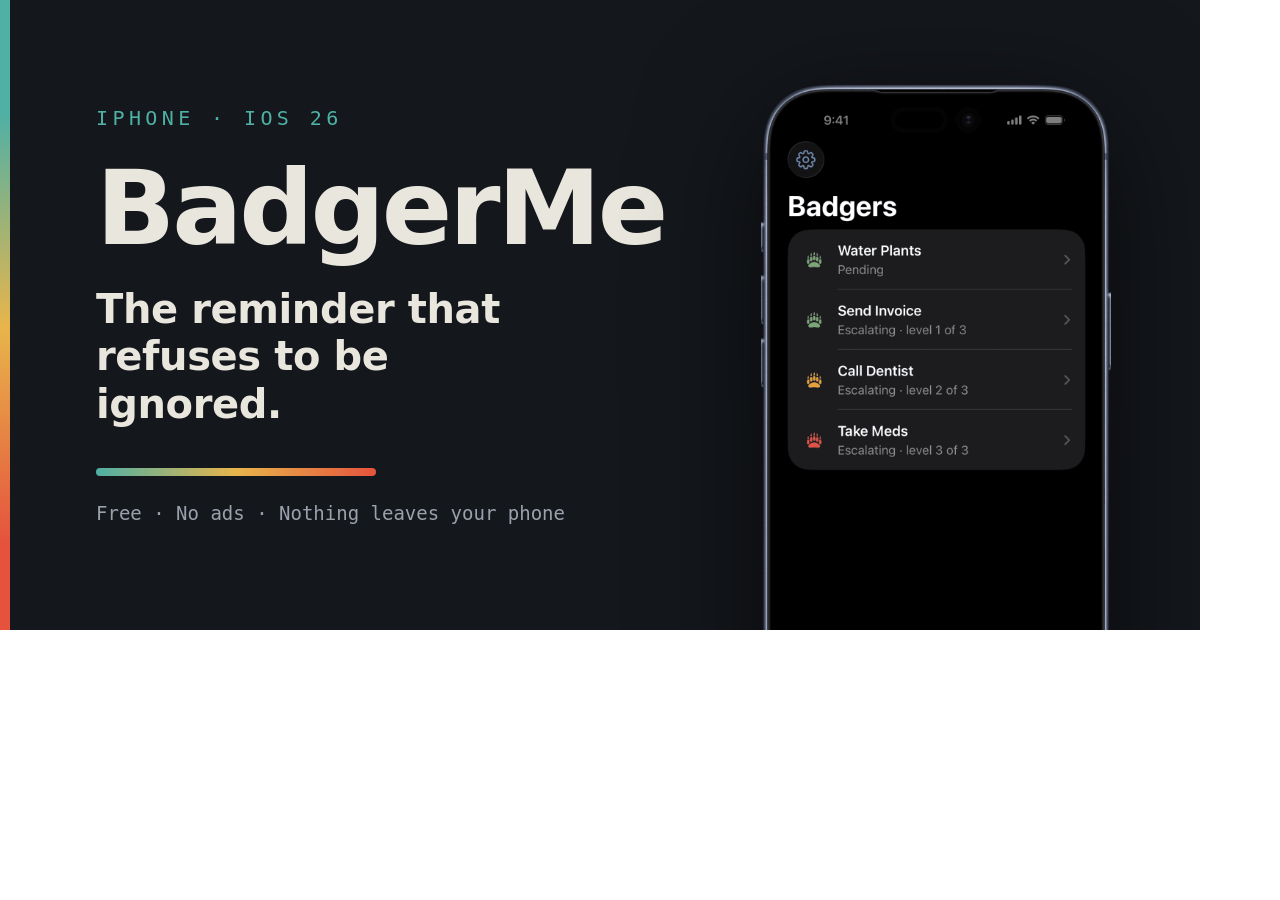
<file: docs/og-card.html>
<!DOCTYPE html>
<!-- Source for BadgerMe-og-card.png (the social share image).
     To regenerate after editing: render this file at 1200x630 and screenshot
     to BadgerMe-og-card.png. It reuses the site's palette and the list shot.
     Not linked from anywhere; safe to leave in the repo as the card's source. -->
<html lang="en">
<head>
<meta charset="utf-8">
<style>
  :root {
    --bg:#14171c; --surface:#1b1f26; --line:#2a313c;
    --ink:#e9e6de; --ink-dim:#9aa1ac; --ink-faint:#6b7280;
    --cool:#4fb0a5; --warm:#e8b54b; --hot:#e5533d;
    --font-sans: system-ui, -apple-system, "Segoe UI", Roboto, Helvetica, Arial, sans-serif;
    --font-mono: ui-monospace, "SF Mono", SFMono-Regular, Menlo, Consolas, monospace;
  }
  * { box-sizing:border-box; margin:0; padding:0; }
  html,body { width:1200px; height:630px; }
  .card {
    width:1200px; height:630px; background:var(--bg); color:var(--ink);
    font-family:var(--font-sans); display:flex; align-items:center;
    position:relative; overflow:hidden;
  }
  /* signature heat spine down the left edge */
  .spine { position:absolute; left:0; top:0; bottom:0; width:10px;
    background:linear-gradient(180deg,var(--cool) 0%,var(--cool) 18%,var(--warm) 52%,var(--hot) 86%,var(--hot) 100%); }
  .left { flex:1; padding:0 0 0 96px; max-width:720px; }
  .eyebrow { font-family:var(--font-mono); font-size:20px; letter-spacing:0.22em;
    text-transform:uppercase; color:var(--cool); margin-bottom:26px; }
  .wordmark { font-size:104px; font-weight:800; letter-spacing:-0.03em; line-height:1; }
  .tagline { font-size:40px; font-weight:600; letter-spacing:-0.01em; line-height:1.18;
    color:var(--ink); margin-top:26px; max-width:15ch; }
  .heatbar { margin-top:40px; width:280px; height:8px; border-radius:999px;
    background:linear-gradient(90deg,var(--cool),var(--warm),var(--hot)); }
  .foot { margin-top:26px; font-family:var(--font-mono); font-size:19px; color:var(--ink-dim); }
  .right { width:430px; height:630px; position:relative; }
  .right img { position:absolute; right:34px; top:80px; width:360px; height:auto;
    filter:drop-shadow(0 26px 60px rgba(0,0,0,0.6)); }
</style>
</head>
<body>
<div class="card">
  <div class="spine"></div>
  <div class="left">
    <div class="eyebrow">iPhone · iOS 26</div>
    <div class="wordmark">BadgerMe</div>
    <div class="tagline">The reminder that refuses to be ignored.</div>
    <div class="heatbar"></div>
    <div class="foot">Free · No ads · Nothing leaves your phone</div>
  </div>
  <div class="right">
    <img src="BadgerMe-screenshot-list-web.png" alt="">
  </div>
</div>
</body>
</html>
</file>
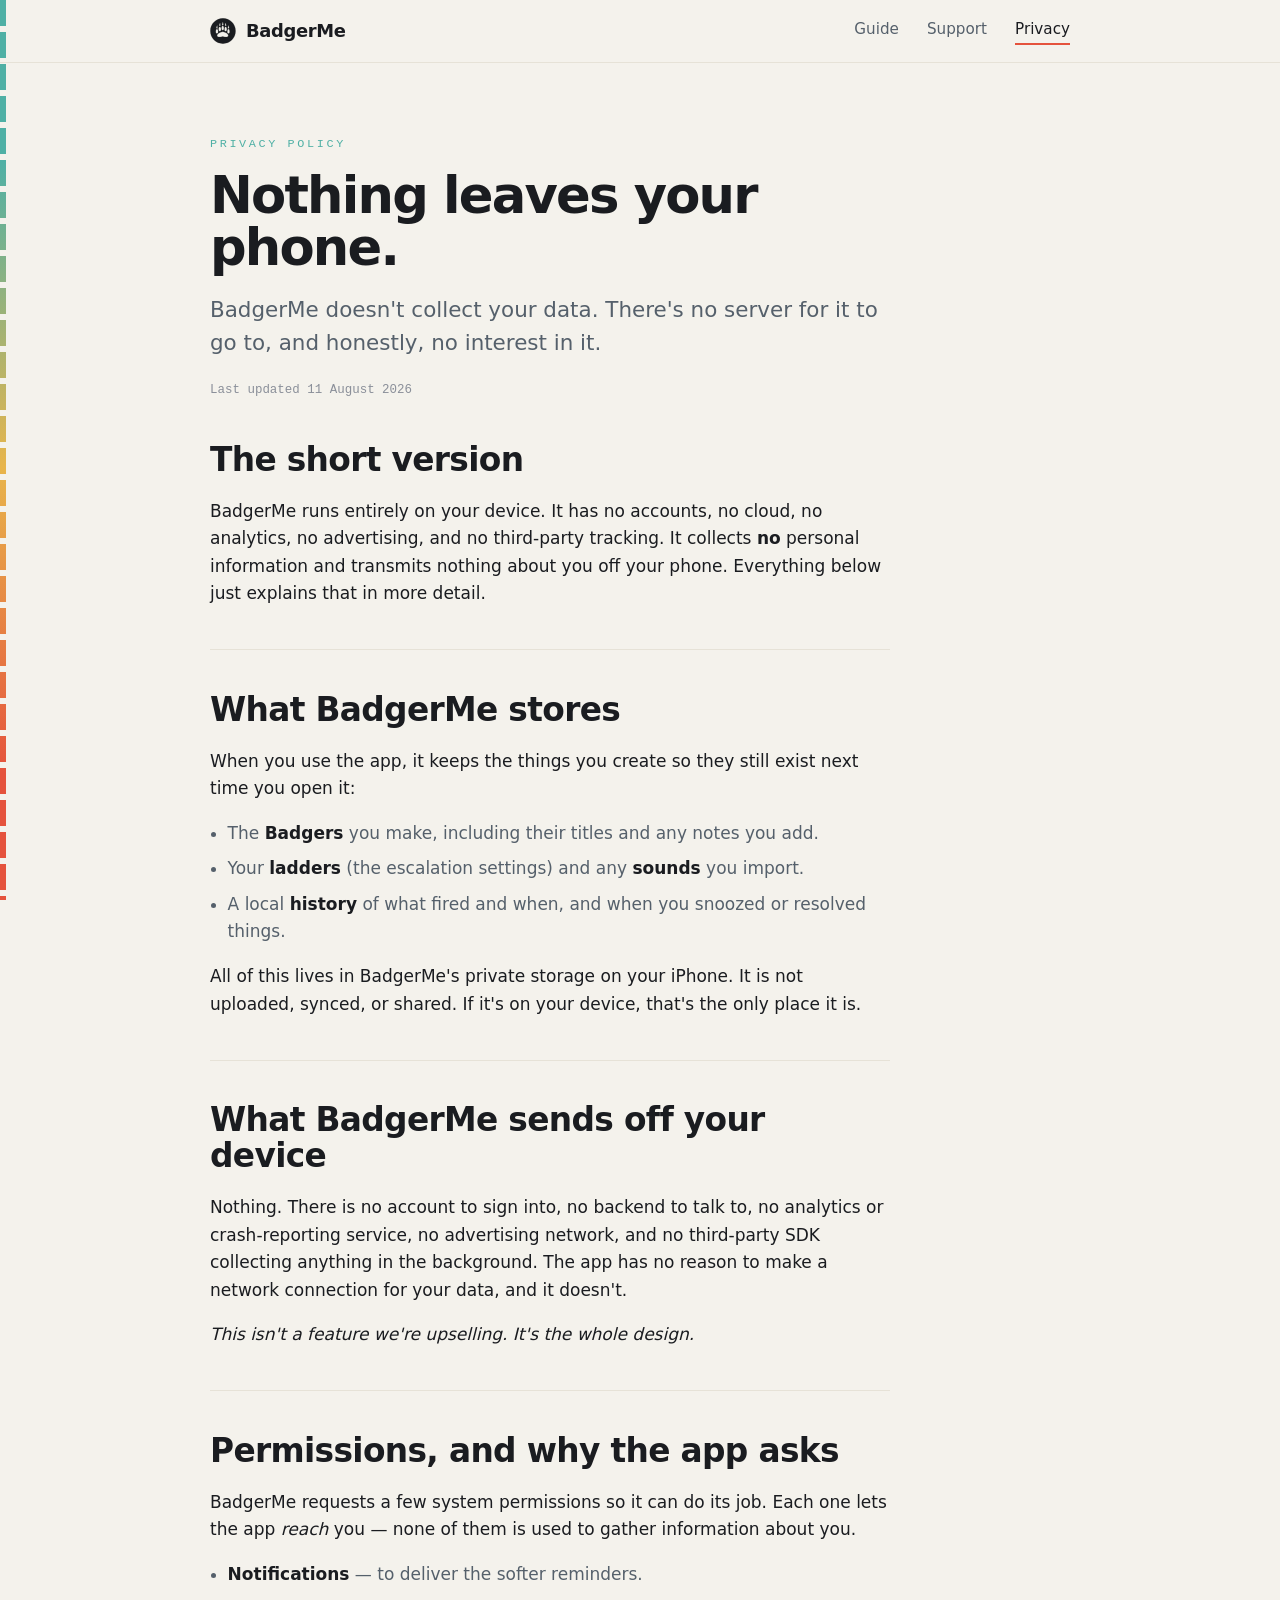
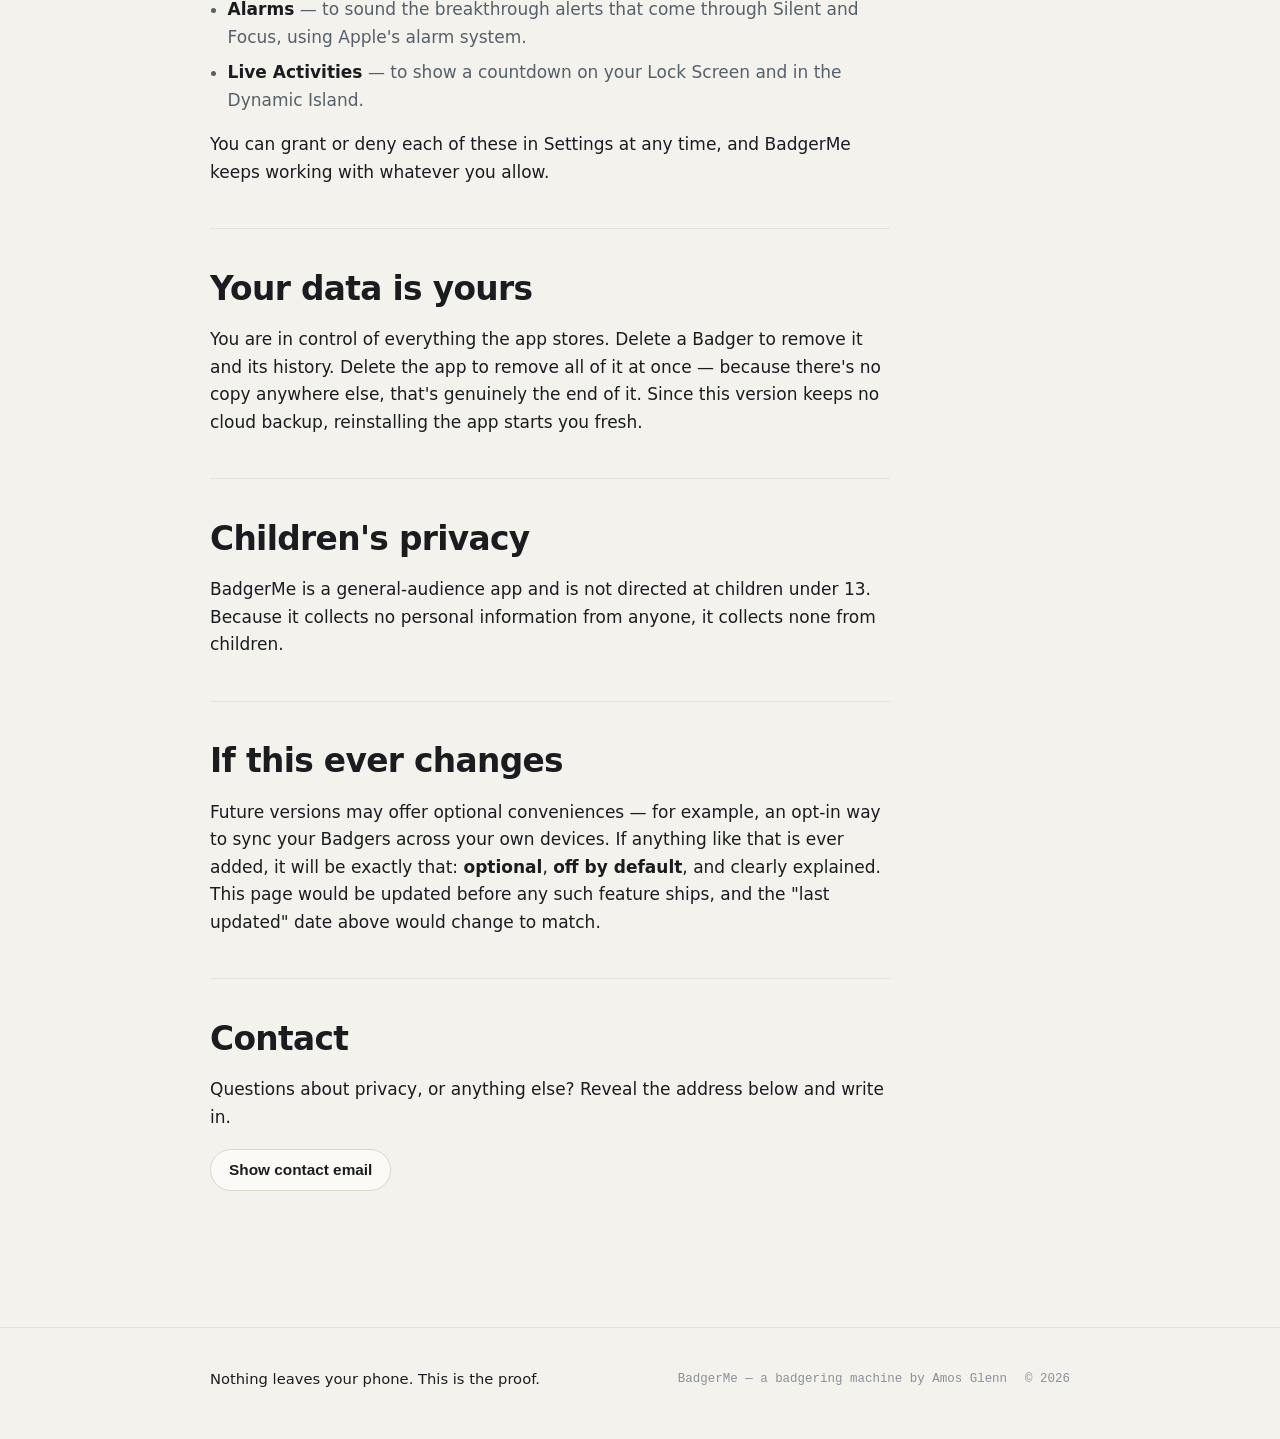
<file: docs/privacy.html>
<!DOCTYPE html>
<html lang="en">
<head>
<meta charset="utf-8">
<meta name="viewport" content="width=device-width, initial-scale=1">
<title>Privacy Policy — BadgerMe</title>
<meta name="description" content="BadgerMe's privacy policy: no data collected, no accounts, no cloud, no analytics, no tracking. Everything stays on your device.">
<link rel="icon" type="image/svg+xml" href="BadgerMe-appIcon-rounded.svg">
<link rel="canonical" href="https://badgerme.amosglenn.com/privacy.html">
<meta name="theme-color" media="(prefers-color-scheme: dark)" content="#14171c">
<meta name="theme-color" media="(prefers-color-scheme: light)" content="#f4f2ec">
<link rel="apple-touch-icon" sizes="180x180" href="apple-touch-icon.png">
<!-- Social share. Absolute URLs use the production domain https://badgerme.amosglenn.com. -->
<meta property="og:type" content="article">
<meta property="og:site_name" content="BadgerMe">
<meta property="og:title" content="Privacy Policy — BadgerMe">
<meta property="og:description" content="BadgerMe's privacy policy: no data collected, no accounts, no cloud, no analytics, no tracking. Everything stays on your device.">
<meta property="og:url" content="https://badgerme.amosglenn.com/privacy.html">
<meta property="og:image" content="https://badgerme.amosglenn.com/BadgerMe-og-card.png">
<meta property="og:image:width" content="1200">
<meta property="og:image:height" content="630">
<meta property="og:image:alt" content="BadgerMe — the reminder that refuses to be ignored, shown on an iPhone.">
<meta name="twitter:card" content="summary_large_image">
<meta name="twitter:title" content="Privacy Policy — BadgerMe">
<meta name="twitter:description" content="BadgerMe's privacy policy: no data collected, no accounts, no cloud, no analytics, no tracking. Everything stays on your device.">
<meta name="twitter:image" content="https://badgerme.amosglenn.com/BadgerMe-og-card.png">
<link rel="stylesheet" href="styles.css">
</head>
<body>
<div class="spine-rail" aria-hidden="true"><div class="spine"></div></div>

<header class="site-head">
  <div class="wrap">
    <a class="brand" href="index.html" aria-label="BadgerMe home">
      <span class="logo" aria-hidden="true"></span>
      <span class="wordmark">BadgerMe</span>
    </a>
    <nav class="nav" aria-label="Primary">
      <a href="guide.html">Guide</a>
      <a href="support.html">Support</a>
      <a href="privacy.html" aria-current="page">Privacy</a>
    </nav>
  </div>
</header>

<main class="doc">
  <div class="wrap">
    <div class="doc-head">
      <p class="eyebrow">Privacy Policy</p>
      <h1>Nothing leaves your phone.</h1>
      <p class="lede" style="max-width:54ch">BadgerMe doesn't collect your data. There's no server for it to go to, and honestly, no interest in it.</p>
      <p class="updated">Last updated 11 August 2026</p>
    </div>

    <div class="prose">
      <section>
        <h2>The short version</h2>
        <p>BadgerMe runs entirely on your device. It has no accounts, no cloud, no analytics, no advertising, and no third-party tracking. It collects <strong>no</strong> personal information and transmits nothing about you off your phone. Everything below just explains that in more detail.</p>
      </section>

      <section>
        <h2>What BadgerMe stores</h2>
        <p>When you use the app, it keeps the things you create so they still exist next time you open it:</p>
        <ul>
          <li>The <strong>Badgers</strong> you make, including their titles and any notes you add.</li>
          <li>Your <strong>ladders</strong> (the escalation settings) and any <strong>sounds</strong> you import.</li>
          <li>A local <strong>history</strong> of what fired and when, and when you snoozed or resolved things.</li>
        </ul>
        <p>All of this lives in BadgerMe's private storage on your iPhone. It is not uploaded, synced, or shared. If it's on your device, that's the only place it is.</p>
      </section>

      <section>
        <h2>What BadgerMe sends off your device</h2>
        <p>Nothing. There is no account to sign into, no backend to talk to, no analytics or crash-reporting service, no advertising network, and no third-party SDK collecting anything in the background. The app has no reason to make a network connection for your data, and it doesn't.</p>
        <p class="beat">This isn't a feature we're upselling. It's the whole design.</p>
      </section>

      <section>
        <h2>Permissions, and why the app asks</h2>
        <p>BadgerMe requests a few system permissions so it can do its job. Each one lets the app <em>reach</em> you — none of them is used to gather information about you.</p>
        <ul>
          <li><strong>Notifications</strong> — to deliver the softer reminders.</li>
          <li><strong>Alarms</strong> — to sound the breakthrough alerts that come through Silent and Focus, using Apple's alarm system.</li>
          <li><strong>Live Activities</strong> — to show a countdown on your Lock Screen and in the Dynamic Island.</li>
        </ul>
        <p>You can grant or deny each of these in Settings at any time, and BadgerMe keeps working with whatever you allow.</p>
      </section>

      <section>
        <h2>Your data is yours</h2>
        <p>You are in control of everything the app stores. Delete a Badger to remove it and its history. Delete the app to remove all of it at once — because there's no copy anywhere else, that's genuinely the end of it. Since this version keeps no cloud backup, reinstalling the app starts you fresh.</p>
      </section>

      <section>
        <h2>Children's privacy</h2>
        <p>BadgerMe is a general-audience app and is not directed at children under 13. Because it collects no personal information from anyone, it collects none from children.</p>
      </section>

      <section>
        <h2>If this ever changes</h2>
        <p>Future versions may offer optional conveniences — for example, an opt-in way to sync your Badgers across your own devices. If anything like that is ever added, it will be exactly that: <strong>optional</strong>, <strong>off by default</strong>, and clearly explained. This page would be updated before any such feature ships, and the "last updated" date above would change to match.</p>
      </section>

      <section>
        <h2>Contact</h2>
        <p>Questions about privacy, or anything else? Reveal the address below and write in.</p>
        <button class="btn" data-reveal-email data-target="#priv-contact-out">Show contact email</button>
        <p class="contact-out" id="priv-contact-out" aria-live="polite"></p>
      </section>
    </div>
  </div>
</main>

<footer class="site-foot">
  <div class="wrap">
    <div class="foot-priv">Nothing leaves your phone. This is the proof.</div>
    <div class="foot-meta">
      <span>BadgerMe — a badgering machine by Amos Glenn</span>
      <span>© 2026</span>
    </div>
  </div>
</footer>

<script src="app.js"></script>
</body>
</html>
</file>
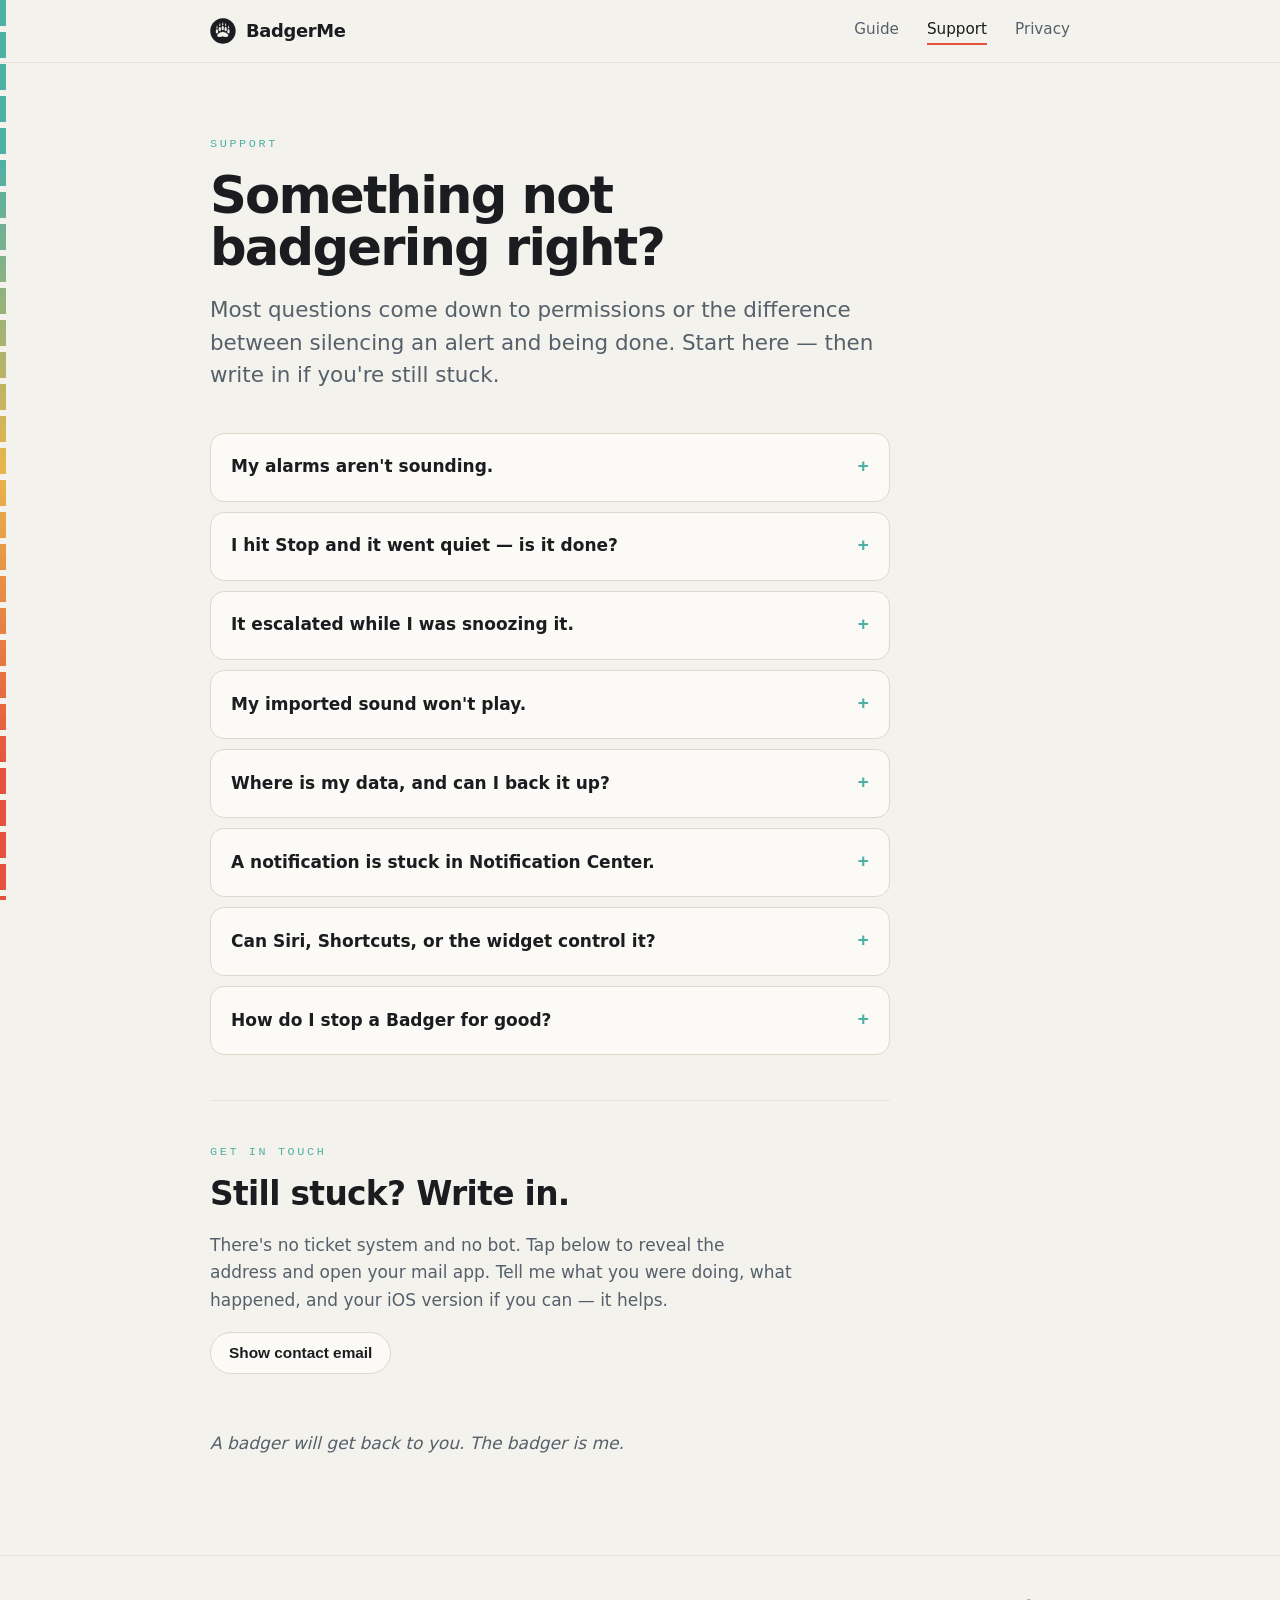
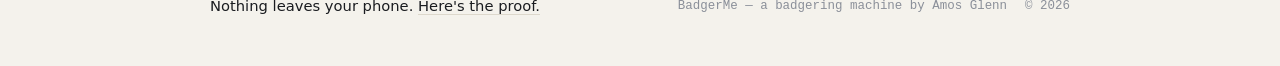
<file: docs/support.html>
<!DOCTYPE html>
<html lang="en">
<head>
<meta charset="utf-8">
<meta name="viewport" content="width=device-width, initial-scale=1">
<title>Support — BadgerMe</title>
<meta name="description" content="BadgerMe support: troubleshooting for alarms, permissions, sounds, and data, plus a safe way to get in touch.">
<link rel="icon" type="image/svg+xml" href="BadgerMe-appIcon-rounded.svg">
<link rel="canonical" href="https://badgerme.amosglenn.com/support.html">
<meta name="theme-color" media="(prefers-color-scheme: dark)" content="#14171c">
<meta name="theme-color" media="(prefers-color-scheme: light)" content="#f4f2ec">
<link rel="apple-touch-icon" sizes="180x180" href="apple-touch-icon.png">
<!-- Social share. Absolute URLs use the production domain https://badgerme.amosglenn.com. -->
<meta property="og:type" content="article">
<meta property="og:site_name" content="BadgerMe">
<meta property="og:title" content="Support — BadgerMe">
<meta property="og:description" content="BadgerMe support: troubleshooting for alarms, permissions, sounds, and data, plus a safe way to get in touch.">
<meta property="og:url" content="https://badgerme.amosglenn.com/support.html">
<meta property="og:image" content="https://badgerme.amosglenn.com/BadgerMe-og-card.png">
<meta property="og:image:width" content="1200">
<meta property="og:image:height" content="630">
<meta property="og:image:alt" content="BadgerMe — the reminder that refuses to be ignored, shown on an iPhone.">
<meta name="twitter:card" content="summary_large_image">
<meta name="twitter:title" content="Support — BadgerMe">
<meta name="twitter:description" content="BadgerMe support: troubleshooting for alarms, permissions, sounds, and data, plus a safe way to get in touch.">
<meta name="twitter:image" content="https://badgerme.amosglenn.com/BadgerMe-og-card.png">
<link rel="stylesheet" href="styles.css">
</head>
<body>
<div class="spine-rail" aria-hidden="true"><div class="spine"></div></div>

<header class="site-head">
  <div class="wrap">
    <a class="brand" href="index.html" aria-label="BadgerMe home">
      <span class="logo" aria-hidden="true"></span>
      <span class="wordmark">BadgerMe</span>
    </a>
    <nav class="nav" aria-label="Primary">
      <a href="guide.html">Guide</a>
      <a href="support.html" aria-current="page">Support</a>
      <a href="privacy.html">Privacy</a>
    </nav>
  </div>
</header>

<main class="doc">
  <div class="wrap">
    <div class="doc-head">
      <p class="eyebrow">Support</p>
      <h1>Something not badgering right?</h1>
      <p class="lede" style="max-width:54ch">Most questions come down to permissions or the difference between silencing an alert and being done. Start here — then write in if you're still stuck.</p>
    </div>

    <div class="faq">
      <details>
        <summary>My alarms aren't sounding.</summary>
        <p>Breakthrough alerts need alarm permission. Open <strong>Settings ›  BadgerMe</strong> and confirm alarms are allowed, then check two things inside the app: that the Badger is still active (not already marked Done), and that a <strong>Focus filter</strong> isn't capping its prominence for the Focus you're currently in. If alarms were denied, the Badger falls back to notifications only.</p>
      </details>
      <details>
        <summary>I hit Stop and it went quiet — is it done?</summary>
        <p>No, and this is deliberate. <strong>Stop</strong> silences the one alert that's sounding; it does not resolve the Badger, so the ladder keeps climbing. To actually end it, mark it <strong>Done</strong>. (If you want it gone without resolving, use Stop-the-Badger or Delete — see below.)</p>
      </details>
      <details>
        <summary>It escalated while I was snoozing it.</summary>
        <p>Also by design. Snoozing the same Badger repeatedly makes it climb a rung on its own after a few tries, so it comes back louder. If you're genuinely done, mark it <strong>Done</strong>; if you want to call the whole thing off, <strong>Stop</strong> the Badger. You can raise its snooze tolerance when you build the ladder.</p>
      </details>
      <details>
        <summary>My imported sound won't play.</summary>
        <p>Custom sounds have to be <strong>30 seconds or shorter</strong> and encoded as Linear PCM, IMA4, µ-law, or A-law, in a <code>.caf</code>, <code>.wav</code>, or <code>.aiff</code> container. AAC and MP3 aren't accepted. Convert the file and re-import it. A sound that's since been deleted falls back to the default.</p>
      </details>
      <details>
        <summary>Where is my data, and can I back it up?</summary>
        <p>Everything — your Badgers, their history, and any sounds you import — lives only in BadgerMe's private storage on your device. There's no cloud in this version, so there's nothing to sign into and nothing to sync. Deleting the app removes all of it, and a reinstall starts fresh.</p>
      </details>
      <details>
        <summary>A notification is stuck in Notification Center.</summary>
        <p>Marking a Badger <strong>Done</strong> clears its pending alerts. A banner that already arrived before you resolved it can simply be swiped away.</p>
      </details>
      <details>
        <summary>Can Siri, Shortcuts, or the widget control it?</summary>
        <p>Yes. You can create a Badger, mark one done, and snooze through Siri, the Shortcuts app, the Home- and Lock-Screen widgets, and a Control Center control — the app is built to be driven without opening it.</p>
      </details>
      <details>
        <summary>How do I stop a Badger for good?</summary>
        <p>Three options, depending on what you want: <strong>Done</strong> resolves it (kept in your history as completed), <strong>Stop</strong> ends it without marking it complete (also kept in history), and <strong>Delete</strong> removes it and its history entirely.</p>
      </details>
    </div>

    <div class="contact">
      <p class="eyebrow">Get in touch</p>
      <h2>Still stuck? Write in.</h2>
      <p style="max-width:54ch;color:var(--ink-dim)">There's no ticket system and no bot. Tap below to reveal the address and open your mail app. Tell me what you were doing, what happened, and your iOS version if you can — it helps.</p>
      <button class="btn" data-reveal-email data-target="#contact-out">Show contact email</button>
      <p class="contact-out" id="contact-out" aria-live="polite"></p>
      <p class="beat">A badger will get back to you. The badger is me.</p>
    </div>
  </div>
</main>

<footer class="site-foot">
  <div class="wrap">
    <div class="foot-priv">Nothing leaves your phone. <a href="privacy.html">Here's the proof.</a></div>
    <div class="foot-meta">
      <span>BadgerMe — a badgering machine by Amos Glenn</span>
      <span>© 2026</span>
    </div>
  </div>
</footer>

<script src="app.js"></script>
</body>
</html>
</file>
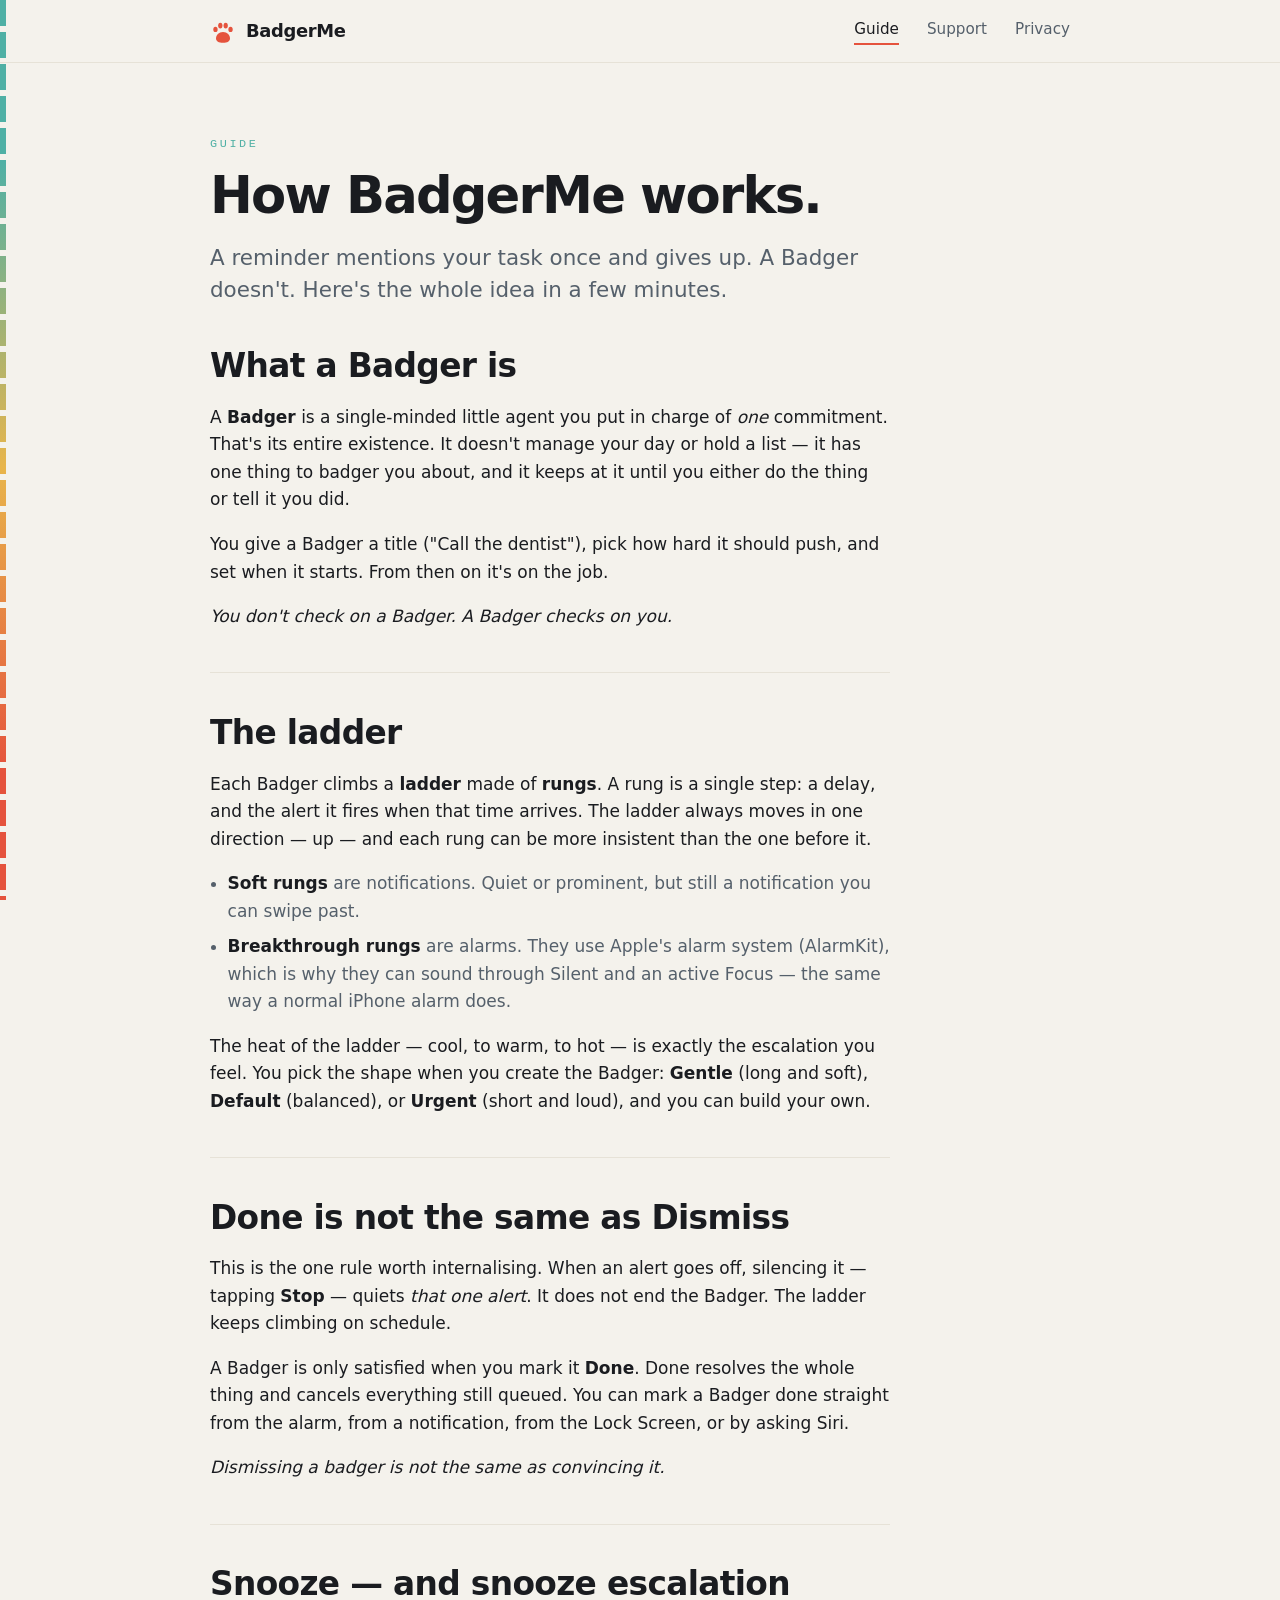
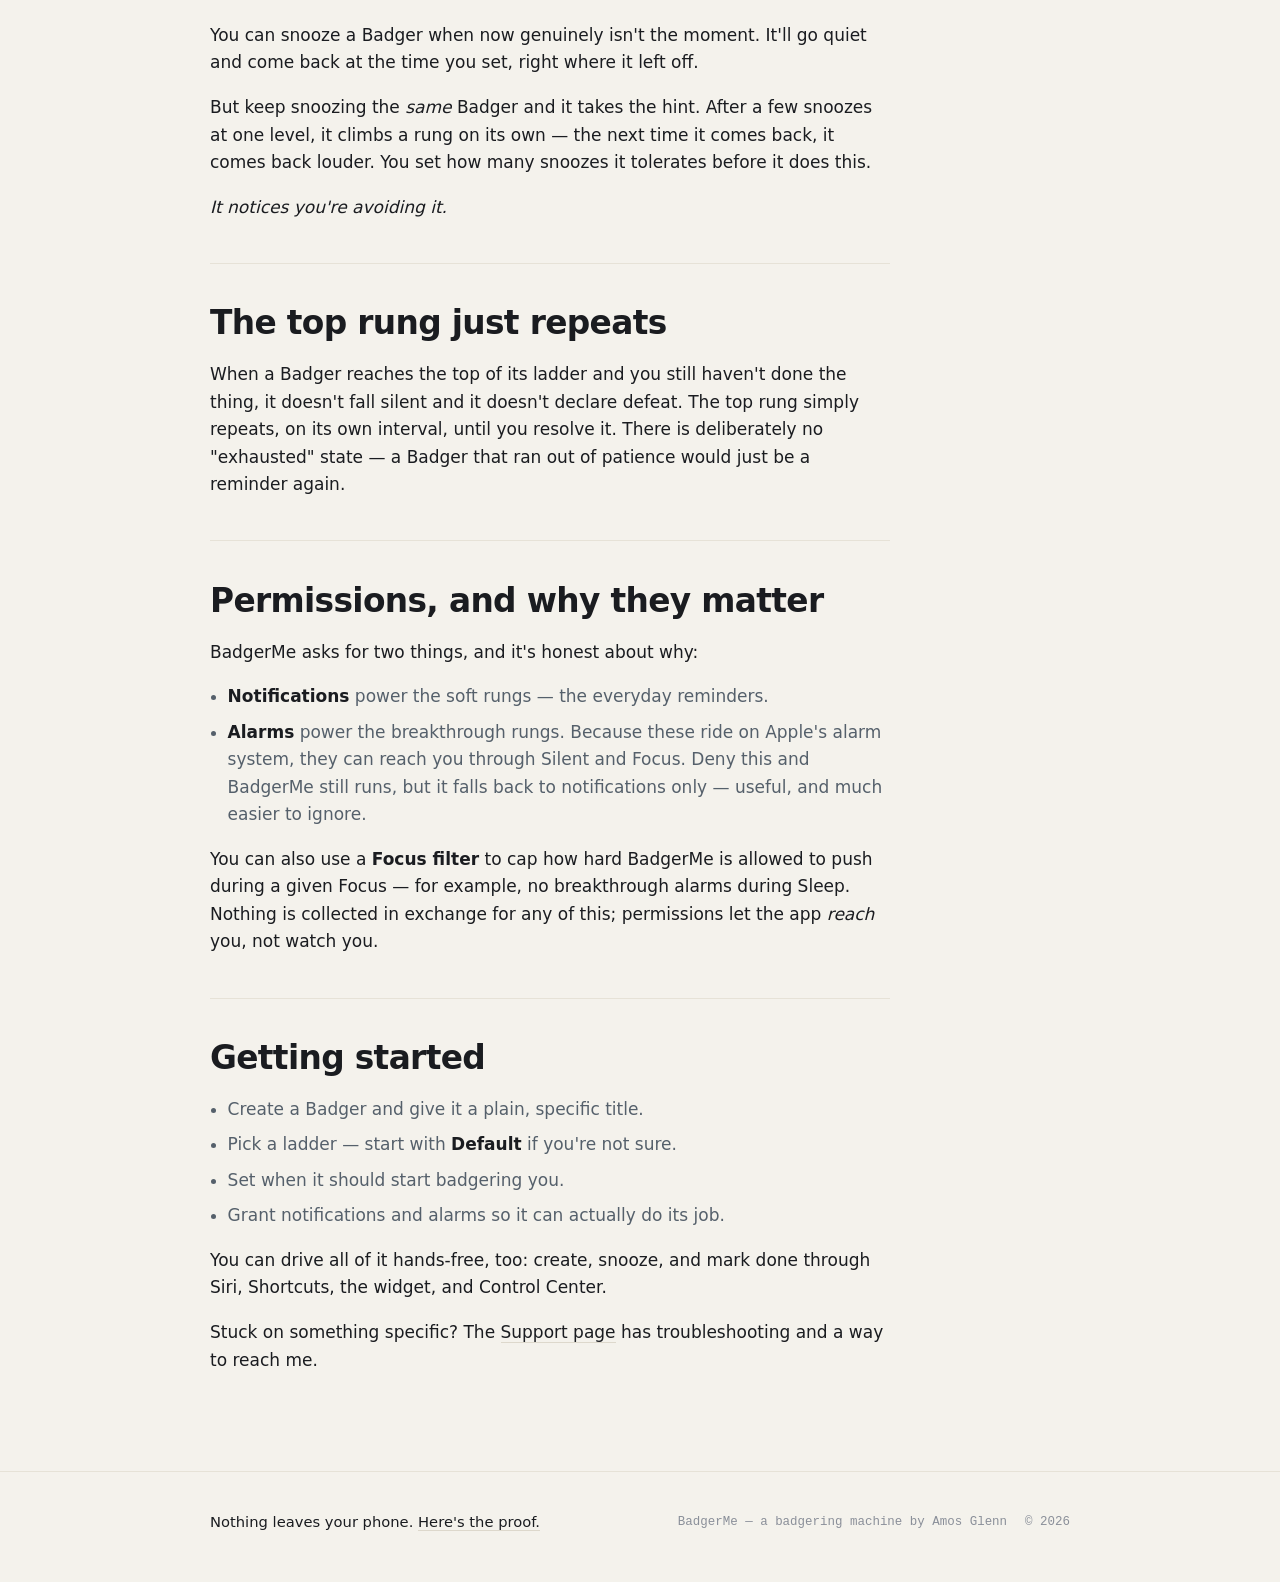
<file: pages/guide.html>
<!DOCTYPE html>
<html lang="en">
<head>
<meta charset="utf-8">
<meta name="viewport" content="width=device-width, initial-scale=1">
<title>Guide — BadgerMe</title>
<meta name="description" content="How BadgerMe works: what a Badger is, how escalation ladders climb, why silencing an alert isn't the same as being done, and how snooze escalation works.">
<link rel="icon" href="data:image/svg+xml,%3Csvg%20xmlns='http://www.w3.org/2000/svg'%20viewBox='0%200%2048%2052'%3E%3Cg%20fill='%23e5533d'%3E%3Cellipse%20cx='10'%20cy='23'%20rx='4'%20ry='5'/%3E%3Cellipse%20cx='19'%20cy='16'%20rx='4'%20ry='5.5'/%3E%3Cellipse%20cx='29'%20cy='16'%20rx='4'%20ry='5.5'/%3E%3Cellipse%20cx='38'%20cy='23'%20rx='4'%20ry='5'/%3E%3Cpath%20d='M24%2028c8%200%2013%206%2013%2012%200%205-5%208-13%208s-13-3-13-8c0-6%205-12%2013-12z'/%3E%3C/g%3E%3C/svg%3E">
<link rel="stylesheet" href="styles.css">
</head>
<body>
<div class="spine-rail" aria-hidden="true"><div class="spine"></div></div>

<header class="site-head">
  <div class="wrap">
    <a class="brand" href="index.html" aria-label="BadgerMe home">
      <svg class="paw" viewBox="0 0 48 52" aria-hidden="true">
        <g fill="currentColor">
          <ellipse cx="10" cy="23" rx="4" ry="5"/><ellipse cx="19" cy="16" rx="4" ry="5.5"/>
          <ellipse cx="29" cy="16" rx="4" ry="5.5"/><ellipse cx="38" cy="23" rx="4" ry="5"/>
          <path d="M24 28c8 0 13 6 13 12 0 5-5 8-13 8s-13-3-13-8c0-6 5-12 13-12z"/>
        </g>
      </svg>
      <span class="wordmark">BadgerMe</span>
    </a>
    <nav class="nav" aria-label="Primary">
      <a href="guide.html" aria-current="page">Guide</a>
      <a href="support.html">Support</a>
      <a href="privacy.html">Privacy</a>
    </nav>
  </div>
</header>

<main class="doc">
  <div class="wrap">
    <div class="doc-head">
      <p class="eyebrow">Guide</p>
      <h1>How BadgerMe works.</h1>
      <p class="lede" style="max-width:54ch">A reminder mentions your task once and gives up. A Badger doesn't. Here's the whole idea in a few minutes.</p>
    </div>

    <div class="prose">
      <section>
        <h2>What a Badger is</h2>
        <p>A <strong>Badger</strong> is a single-minded little agent you put in charge of <em>one</em> commitment. That's its entire existence. It doesn't manage your day or hold a list — it has one thing to badger you about, and it keeps at it until you either do the thing or tell it you did.</p>
        <p>You give a Badger a title ("Call the dentist"), pick how hard it should push, and set when it starts. From then on it's on the job.</p>
        <p class="beat">You don't check on a Badger. A Badger checks on you.</p>
      </section>

      <section>
        <h2>The ladder</h2>
        <p>Each Badger climbs a <strong>ladder</strong> made of <strong>rungs</strong>. A rung is a single step: a delay, and the alert it fires when that time arrives. The ladder always moves in one direction — up — and each rung can be more insistent than the one before it.</p>
        <ul>
          <li><strong>Soft rungs</strong> are notifications. Quiet or prominent, but still a notification you can swipe past.</li>
          <li><strong>Breakthrough rungs</strong> are alarms. They use Apple's alarm system (AlarmKit), which is why they can sound through Silent and an active Focus — the same way a normal iPhone alarm does.</li>
        </ul>
        <p>The heat of the ladder — cool, to warm, to hot — is exactly the escalation you feel. You pick the shape when you create the Badger: <strong>Gentle</strong> (long and soft), <strong>Default</strong> (balanced), or <strong>Urgent</strong> (short and loud), and you can build your own.</p>
      </section>

      <section>
        <h2>Done is not the same as Dismiss</h2>
        <p>This is the one rule worth internalising. When an alert goes off, silencing it — tapping <strong>Stop</strong> — quiets <em>that one alert</em>. It does not end the Badger. The ladder keeps climbing on schedule.</p>
        <p>A Badger is only satisfied when you mark it <strong>Done</strong>. Done resolves the whole thing and cancels everything still queued. You can mark a Badger done straight from the alarm, from a notification, from the Lock Screen, or by asking Siri.</p>
        <p class="beat">Dismissing a badger is not the same as convincing it.</p>
      </section>

      <section>
        <h2>Snooze — and snooze escalation</h2>
        <p>You can snooze a Badger when now genuinely isn't the moment. It'll go quiet and come back at the time you set, right where it left off.</p>
        <p>But keep snoozing the <em>same</em> Badger and it takes the hint. After a few snoozes at one level, it climbs a rung on its own — the next time it comes back, it comes back louder. You set how many snoozes it tolerates before it does this.</p>
        <p class="beat">It notices you're avoiding it.</p>
      </section>

      <section>
        <h2>The top rung just repeats</h2>
        <p>When a Badger reaches the top of its ladder and you still haven't done the thing, it doesn't fall silent and it doesn't declare defeat. The top rung simply repeats, on its own interval, until you resolve it. There is deliberately no "exhausted" state — a Badger that ran out of patience would just be a reminder again.</p>
      </section>

      <section>
        <h2>Permissions, and why they matter</h2>
        <p>BadgerMe asks for two things, and it's honest about why:</p>
        <ul>
          <li><strong>Notifications</strong> power the soft rungs — the everyday reminders.</li>
          <li><strong>Alarms</strong> power the breakthrough rungs. Because these ride on Apple's alarm system, they can reach you through Silent and Focus. Deny this and BadgerMe still runs, but it falls back to notifications only — useful, and much easier to ignore.</li>
        </ul>
        <p>You can also use a <strong>Focus filter</strong> to cap how hard BadgerMe is allowed to push during a given Focus — for example, no breakthrough alarms during Sleep. Nothing is collected in exchange for any of this; permissions let the app <em>reach</em> you, not watch you.</p>
      </section>

      <section>
        <h2>Getting started</h2>
        <ul>
          <li>Create a Badger and give it a plain, specific title.</li>
          <li>Pick a ladder — start with <strong>Default</strong> if you're not sure.</li>
          <li>Set when it should start badgering you.</li>
          <li>Grant notifications and alarms so it can actually do its job.</li>
        </ul>
        <p>You can drive all of it hands-free, too: create, snooze, and mark done through Siri, Shortcuts, the widget, and Control Center.</p>
        <p>Stuck on something specific? The <a href="support.html">Support page</a> has troubleshooting and a way to reach me.</p>
      </section>
    </div>
  </div>
</main>

<footer class="site-foot">
  <div class="wrap">
    <div class="foot-priv">Nothing leaves your phone. <a href="privacy.html">Here's the proof.</a></div>
    <div class="foot-meta">
      <span>BadgerMe — a badgering machine by Amos Glenn</span>
      <span>© 2026</span>
    </div>
  </div>
</footer>

<script src="app.js"></script>
</body>
</html>
</file>
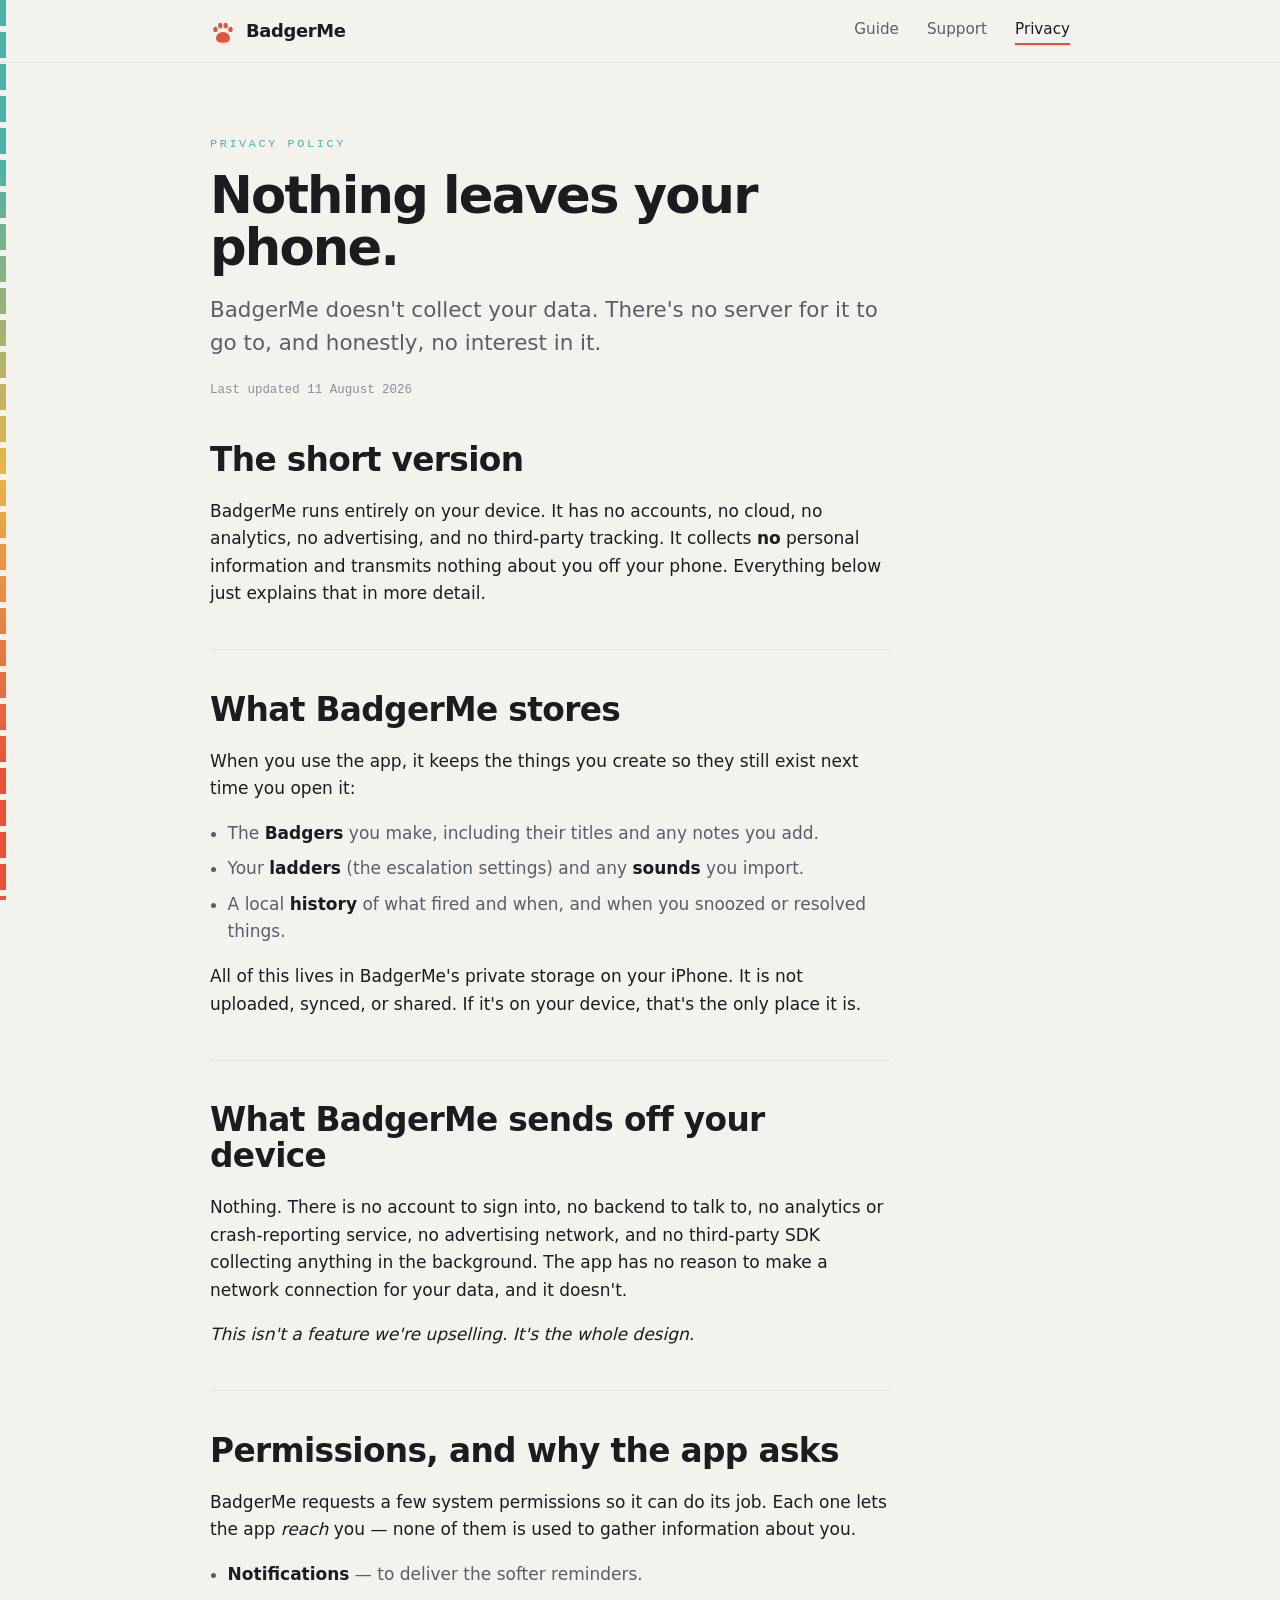
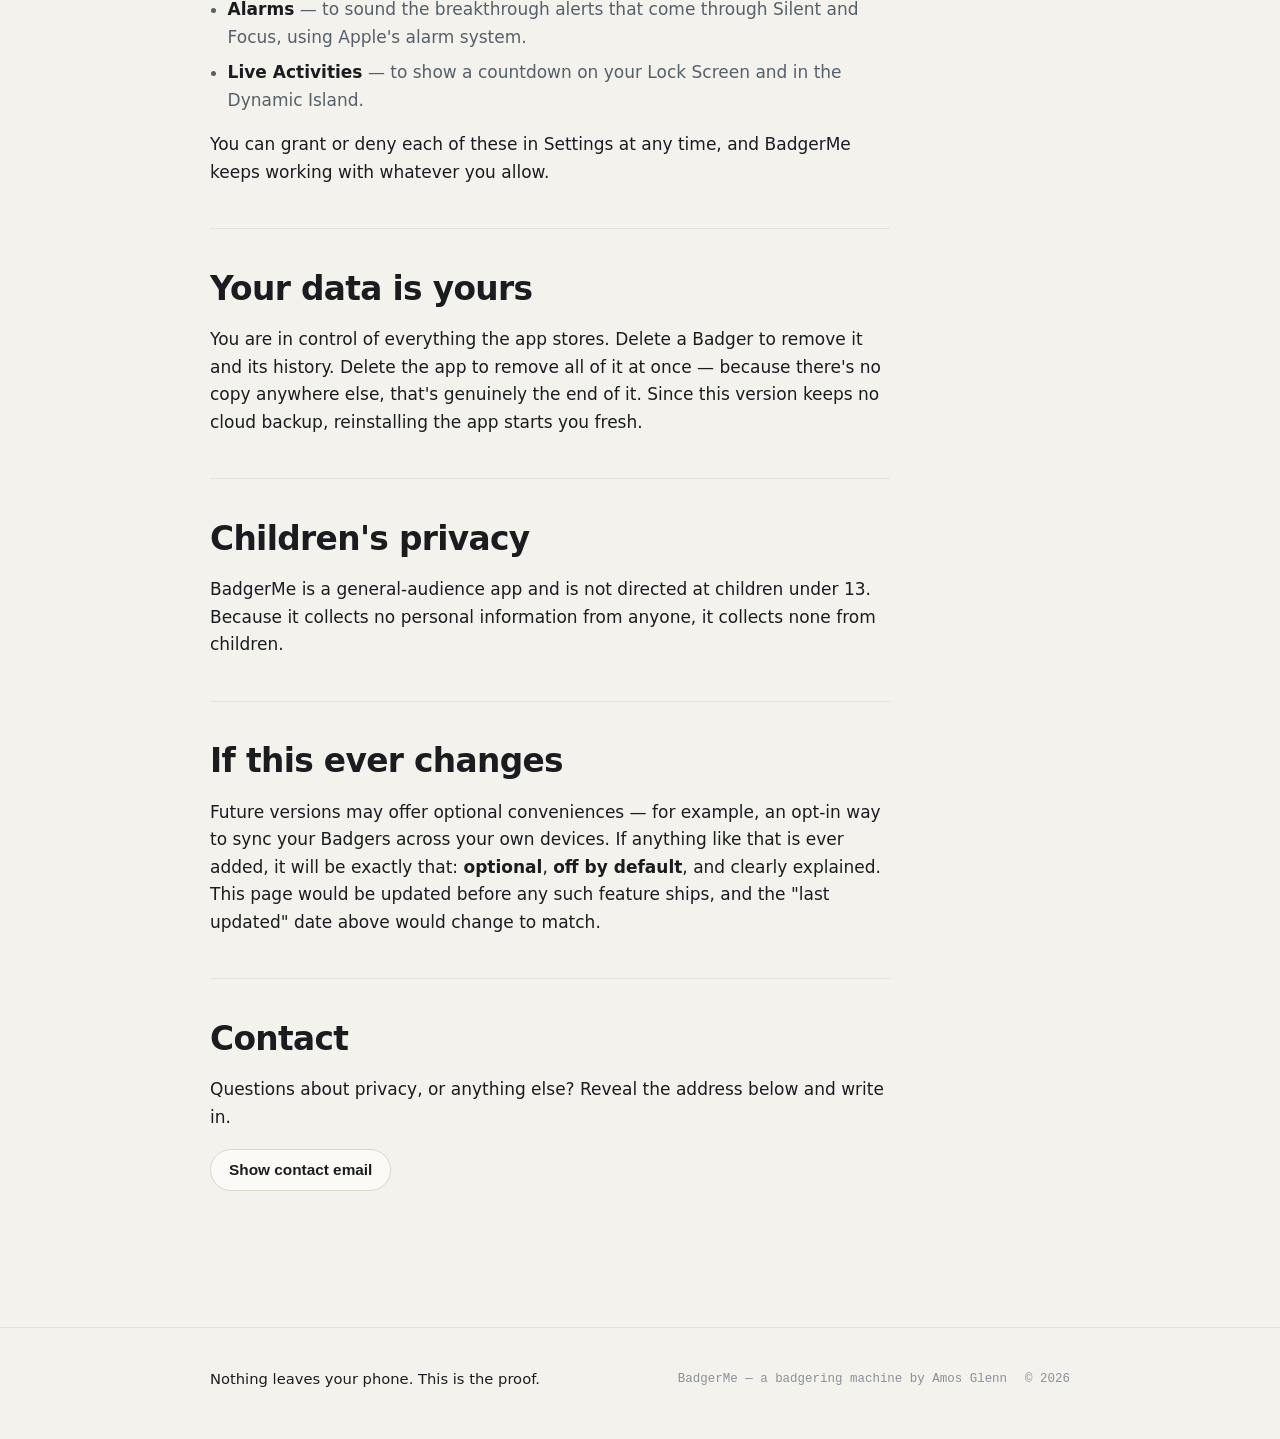
<file: pages/privacy.html>
<!DOCTYPE html>
<html lang="en">
<head>
<meta charset="utf-8">
<meta name="viewport" content="width=device-width, initial-scale=1">
<title>Privacy Policy — BadgerMe</title>
<meta name="description" content="BadgerMe's privacy policy: no data collected, no accounts, no cloud, no analytics, no tracking. Everything stays on your device.">
<link rel="icon" href="data:image/svg+xml,%3Csvg%20xmlns='http://www.w3.org/2000/svg'%20viewBox='0%200%2048%2052'%3E%3Cg%20fill='%23e5533d'%3E%3Cellipse%20cx='10'%20cy='23'%20rx='4'%20ry='5'/%3E%3Cellipse%20cx='19'%20cy='16'%20rx='4'%20ry='5.5'/%3E%3Cellipse%20cx='29'%20cy='16'%20rx='4'%20ry='5.5'/%3E%3Cellipse%20cx='38'%20cy='23'%20rx='4'%20ry='5'/%3E%3Cpath%20d='M24%2028c8%200%2013%206%2013%2012%200%205-5%208-13%208s-13-3-13-8c0-6%205-12%2013-12z'/%3E%3C/g%3E%3C/svg%3E">
<link rel="stylesheet" href="styles.css">
</head>
<body>
<div class="spine-rail" aria-hidden="true"><div class="spine"></div></div>

<header class="site-head">
  <div class="wrap">
    <a class="brand" href="index.html" aria-label="BadgerMe home">
      <svg class="paw" viewBox="0 0 48 52" aria-hidden="true">
        <g fill="currentColor">
          <ellipse cx="10" cy="23" rx="4" ry="5"/><ellipse cx="19" cy="16" rx="4" ry="5.5"/>
          <ellipse cx="29" cy="16" rx="4" ry="5.5"/><ellipse cx="38" cy="23" rx="4" ry="5"/>
          <path d="M24 28c8 0 13 6 13 12 0 5-5 8-13 8s-13-3-13-8c0-6 5-12 13-12z"/>
        </g>
      </svg>
      <span class="wordmark">BadgerMe</span>
    </a>
    <nav class="nav" aria-label="Primary">
      <a href="guide.html">Guide</a>
      <a href="support.html">Support</a>
      <a href="privacy.html" aria-current="page">Privacy</a>
    </nav>
  </div>
</header>

<main class="doc">
  <div class="wrap">
    <div class="doc-head">
      <p class="eyebrow">Privacy Policy</p>
      <h1>Nothing leaves your phone.</h1>
      <p class="lede" style="max-width:54ch">BadgerMe doesn't collect your data. There's no server for it to go to, and honestly, no interest in it.</p>
      <p class="updated">Last updated 11 August 2026</p>
    </div>

    <div class="prose">
      <section>
        <h2>The short version</h2>
        <p>BadgerMe runs entirely on your device. It has no accounts, no cloud, no analytics, no advertising, and no third-party tracking. It collects <strong>no</strong> personal information and transmits nothing about you off your phone. Everything below just explains that in more detail.</p>
      </section>

      <section>
        <h2>What BadgerMe stores</h2>
        <p>When you use the app, it keeps the things you create so they still exist next time you open it:</p>
        <ul>
          <li>The <strong>Badgers</strong> you make, including their titles and any notes you add.</li>
          <li>Your <strong>ladders</strong> (the escalation settings) and any <strong>sounds</strong> you import.</li>
          <li>A local <strong>history</strong> of what fired and when, and when you snoozed or resolved things.</li>
        </ul>
        <p>All of this lives in BadgerMe's private storage on your iPhone. It is not uploaded, synced, or shared. If it's on your device, that's the only place it is.</p>
      </section>

      <section>
        <h2>What BadgerMe sends off your device</h2>
        <p>Nothing. There is no account to sign into, no backend to talk to, no analytics or crash-reporting service, no advertising network, and no third-party SDK collecting anything in the background. The app has no reason to make a network connection for your data, and it doesn't.</p>
        <p class="beat">This isn't a feature we're upselling. It's the whole design.</p>
      </section>

      <section>
        <h2>Permissions, and why the app asks</h2>
        <p>BadgerMe requests a few system permissions so it can do its job. Each one lets the app <em>reach</em> you — none of them is used to gather information about you.</p>
        <ul>
          <li><strong>Notifications</strong> — to deliver the softer reminders.</li>
          <li><strong>Alarms</strong> — to sound the breakthrough alerts that come through Silent and Focus, using Apple's alarm system.</li>
          <li><strong>Live Activities</strong> — to show a countdown on your Lock Screen and in the Dynamic Island.</li>
        </ul>
        <p>You can grant or deny each of these in Settings at any time, and BadgerMe keeps working with whatever you allow.</p>
      </section>

      <section>
        <h2>Your data is yours</h2>
        <p>You are in control of everything the app stores. Delete a Badger to remove it and its history. Delete the app to remove all of it at once — because there's no copy anywhere else, that's genuinely the end of it. Since this version keeps no cloud backup, reinstalling the app starts you fresh.</p>
      </section>

      <section>
        <h2>Children's privacy</h2>
        <p>BadgerMe is a general-audience app and is not directed at children under 13. Because it collects no personal information from anyone, it collects none from children.</p>
      </section>

      <section>
        <h2>If this ever changes</h2>
        <p>Future versions may offer optional conveniences — for example, an opt-in way to sync your Badgers across your own devices. If anything like that is ever added, it will be exactly that: <strong>optional</strong>, <strong>off by default</strong>, and clearly explained. This page would be updated before any such feature ships, and the "last updated" date above would change to match.</p>
      </section>

      <section>
        <h2>Contact</h2>
        <p>Questions about privacy, or anything else? Reveal the address below and write in.</p>
        <button class="btn" data-reveal-email data-target="#priv-contact-out">Show contact email</button>
        <p class="contact-out" id="priv-contact-out" aria-live="polite"></p>
      </section>
    </div>
  </div>
</main>

<footer class="site-foot">
  <div class="wrap">
    <div class="foot-priv">Nothing leaves your phone. This is the proof.</div>
    <div class="foot-meta">
      <span>BadgerMe — a badgering machine by Amos Glenn</span>
      <span>© 2026</span>
    </div>
  </div>
</footer>

<script src="app.js"></script>
</body>
</html>
</file>
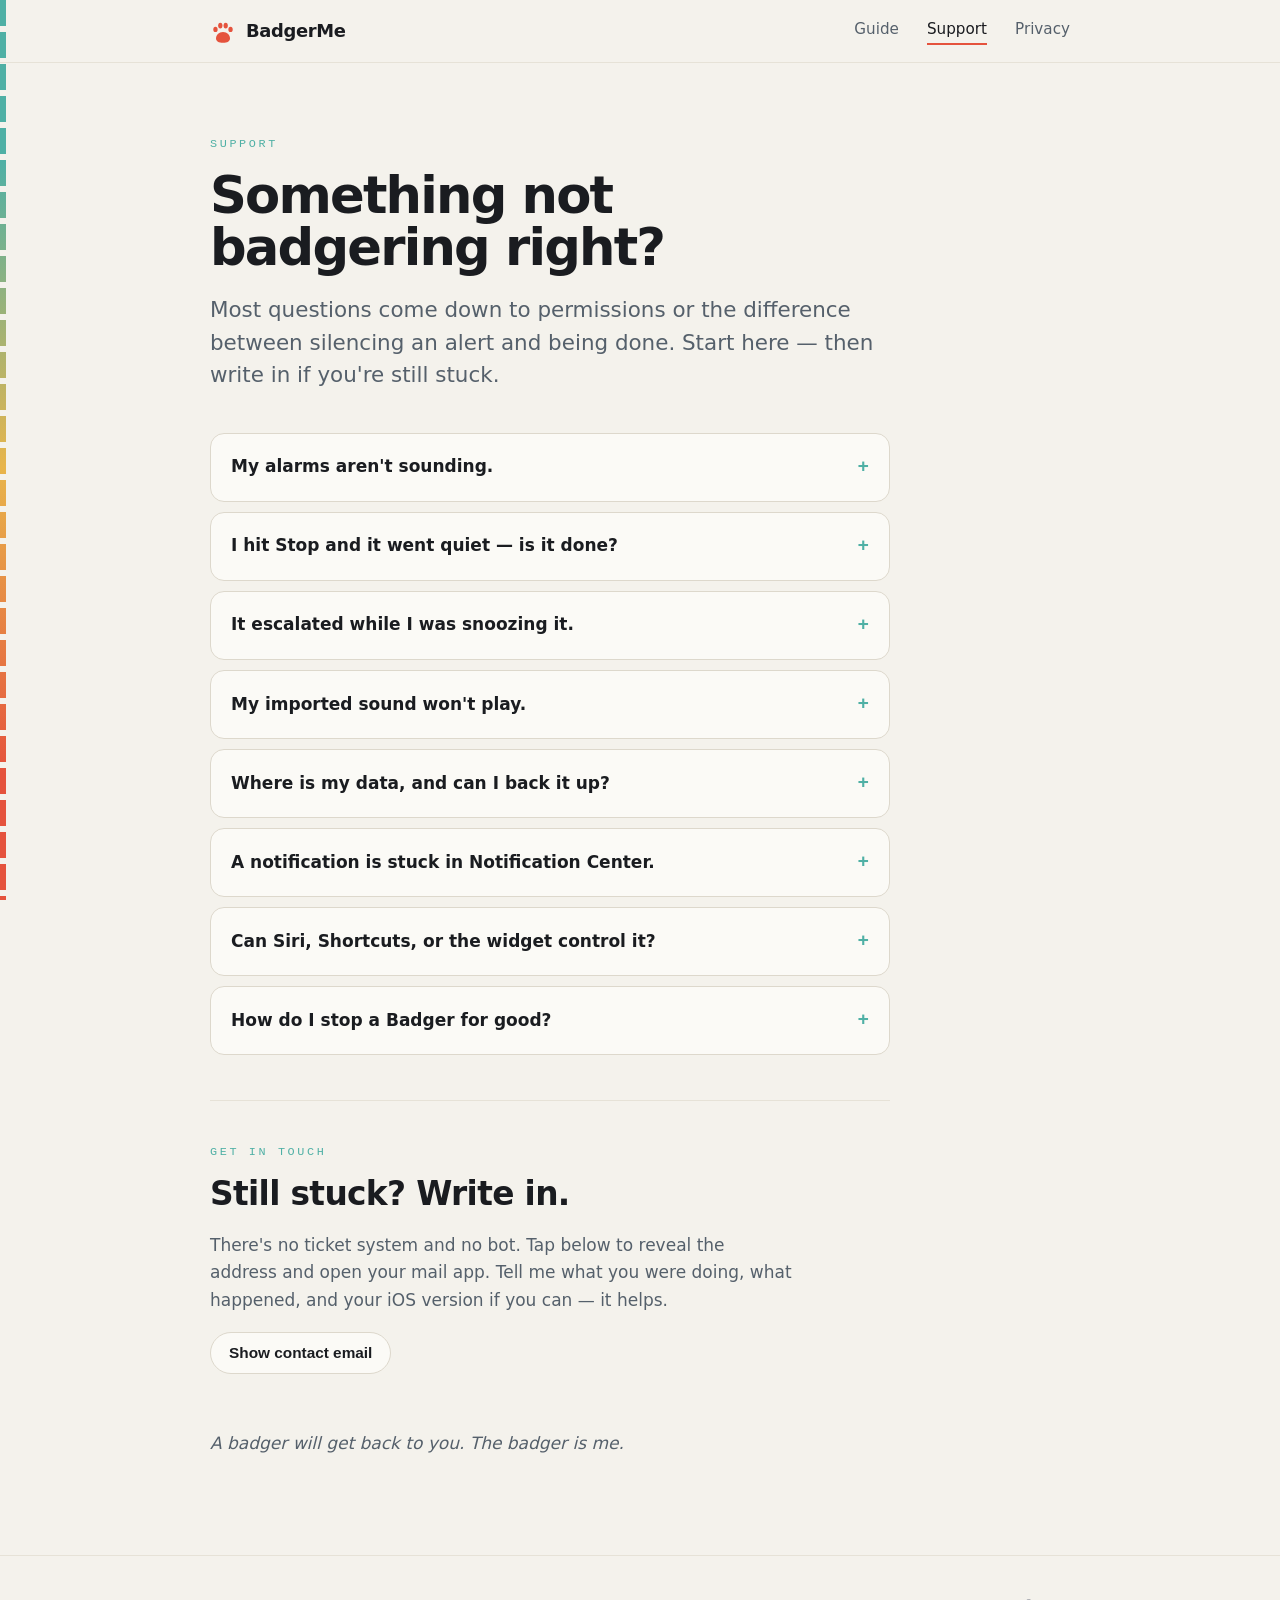
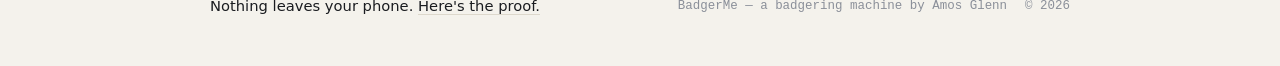
<file: pages/support.html>
<!DOCTYPE html>
<html lang="en">
<head>
<meta charset="utf-8">
<meta name="viewport" content="width=device-width, initial-scale=1">
<title>Support — BadgerMe</title>
<meta name="description" content="BadgerMe support: troubleshooting for alarms, permissions, sounds, and data, plus a safe way to get in touch.">
<link rel="icon" href="data:image/svg+xml,%3Csvg%20xmlns='http://www.w3.org/2000/svg'%20viewBox='0%200%2048%2052'%3E%3Cg%20fill='%23e5533d'%3E%3Cellipse%20cx='10'%20cy='23'%20rx='4'%20ry='5'/%3E%3Cellipse%20cx='19'%20cy='16'%20rx='4'%20ry='5.5'/%3E%3Cellipse%20cx='29'%20cy='16'%20rx='4'%20ry='5.5'/%3E%3Cellipse%20cx='38'%20cy='23'%20rx='4'%20ry='5'/%3E%3Cpath%20d='M24%2028c8%200%2013%206%2013%2012%200%205-5%208-13%208s-13-3-13-8c0-6%205-12%2013-12z'/%3E%3C/g%3E%3C/svg%3E">
<link rel="stylesheet" href="styles.css">
</head>
<body>
<div class="spine-rail" aria-hidden="true"><div class="spine"></div></div>

<header class="site-head">
  <div class="wrap">
    <a class="brand" href="index.html" aria-label="BadgerMe home">
      <svg class="paw" viewBox="0 0 48 52" aria-hidden="true">
        <g fill="currentColor">
          <ellipse cx="10" cy="23" rx="4" ry="5"/><ellipse cx="19" cy="16" rx="4" ry="5.5"/>
          <ellipse cx="29" cy="16" rx="4" ry="5.5"/><ellipse cx="38" cy="23" rx="4" ry="5"/>
          <path d="M24 28c8 0 13 6 13 12 0 5-5 8-13 8s-13-3-13-8c0-6 5-12 13-12z"/>
        </g>
      </svg>
      <span class="wordmark">BadgerMe</span>
    </a>
    <nav class="nav" aria-label="Primary">
      <a href="guide.html">Guide</a>
      <a href="support.html" aria-current="page">Support</a>
      <a href="privacy.html">Privacy</a>
    </nav>
  </div>
</header>

<main class="doc">
  <div class="wrap">
    <div class="doc-head">
      <p class="eyebrow">Support</p>
      <h1>Something not badgering right?</h1>
      <p class="lede" style="max-width:54ch">Most questions come down to permissions or the difference between silencing an alert and being done. Start here — then write in if you're still stuck.</p>
    </div>

    <div class="faq">
      <details>
        <summary>My alarms aren't sounding.</summary>
        <p>Breakthrough alerts need alarm permission. Open <strong>Settings ›  BadgerMe</strong> and confirm alarms are allowed, then check two things inside the app: that the Badger is still active (not already marked Done), and that a <strong>Focus filter</strong> isn't capping its prominence for the Focus you're currently in. If alarms were denied, the Badger falls back to notifications only.</p>
      </details>
      <details>
        <summary>I hit Stop and it went quiet — is it done?</summary>
        <p>No, and this is deliberate. <strong>Stop</strong> silences the one alert that's sounding; it does not resolve the Badger, so the ladder keeps climbing. To actually end it, mark it <strong>Done</strong>. (If you want it gone without resolving, use Stop-the-Badger or Delete — see below.)</p>
      </details>
      <details>
        <summary>It escalated while I was snoozing it.</summary>
        <p>Also by design. Snoozing the same Badger repeatedly makes it climb a rung on its own after a few tries, so it comes back louder. If you're genuinely done, mark it <strong>Done</strong>; if you want to call the whole thing off, <strong>Stop</strong> the Badger. You can raise its snooze tolerance when you build the ladder.</p>
      </details>
      <details>
        <summary>My imported sound won't play.</summary>
        <p>Custom sounds have to be <strong>30 seconds or shorter</strong> and in a supported encoding — Linear PCM, IMA4, µ-law, or A-law, packaged as a <code>.caf</code> file. AAC and MP3 aren't accepted. Convert the file and re-import it. A sound that's since been deleted falls back to the default.</p>
      </details>
      <details>
        <summary>Where is my data, and can I back it up?</summary>
        <p>Everything — your Badgers, their history, and any sounds you import — lives only in BadgerMe's private storage on your device. There's no cloud in this version, so there's nothing to sign into and nothing to sync. Deleting the app removes all of it, and a reinstall starts fresh.</p>
      </details>
      <details>
        <summary>A notification is stuck in Notification Center.</summary>
        <p>Marking a Badger <strong>Done</strong> clears its pending alerts. A banner that already arrived before you resolved it can simply be swiped away.</p>
      </details>
      <details>
        <summary>Can Siri, Shortcuts, or the widget control it?</summary>
        <p>Yes. You can create a Badger, mark one done, and snooze through Siri, the Shortcuts app, the Home- and Lock-Screen widgets, and a Control Center control — the app is built to be driven without opening it.</p>
      </details>
      <details>
        <summary>How do I stop a Badger for good?</summary>
        <p>Three options, depending on what you want: <strong>Done</strong> resolves it (kept in your history as completed), <strong>Stop</strong> ends it without marking it complete (also kept in history), and <strong>Delete</strong> removes it and its history entirely.</p>
      </details>
    </div>

    <div class="contact">
      <p class="eyebrow">Get in touch</p>
      <h2>Still stuck? Write in.</h2>
      <p style="max-width:54ch;color:var(--ink-dim)">There's no ticket system and no bot. Tap below to reveal the address and open your mail app. Tell me what you were doing, what happened, and your iOS version if you can — it helps.</p>
      <button class="btn" data-reveal-email data-target="#contact-out">Show contact email</button>
      <p class="contact-out" id="contact-out" aria-live="polite"></p>
      <p class="beat">A badger will get back to you. The badger is me.</p>
    </div>
  </div>
</main>

<footer class="site-foot">
  <div class="wrap">
    <div class="foot-priv">Nothing leaves your phone. <a href="privacy.html">Here's the proof.</a></div>
    <div class="foot-meta">
      <span>BadgerMe — a badgering machine by Amos Glenn</span>
      <span>© 2026</span>
    </div>
  </div>
</footer>

<script src="app.js"></script>
</body>
</html>
</file>
<file: docs/styles.css>
/* BadgerMe — site styles
   No external requests: system fonts only, no analytics, no trackers.
   A privacy app shouldn't have a website that phones home.

   Colour discipline (the "identity ⊥ escalation" rule):
   - IDENTITY tokens (fur / bone / stripe / lines) are persistent and neutral.
   - ESCALATION tokens (cool → warm → hot) encode heat ONLY. They appear on the
     spine and on genuine escalation cues, never as general-purpose accents. */

:root {
  /* identity — persistent */
  --bg:        #14171c;
  --surface:   #1b1f26;
  --surface-2: #222833;
  --line:      #2a313c;
  --line-soft: #21272f;
  --ink:       #e9e6de;   /* bone text */
  --ink-dim:   #9aa1ac;
  --ink-faint: #6b7280;
  --bone:      #f2f0e9;   /* badger's face */
  --stripe:    #0e1013;   /* the brow stripes */

  /* escalation — heat only */
  --cool: #4fb0a5;
  --warm: #e8b54b;
  --hot:  #e5533d;

  --focus-ring: #7fd3c8;

  --font-sans: system-ui, -apple-system, "Segoe UI", Roboto, Helvetica, Arial, sans-serif;
  --font-mono: ui-monospace, "SF Mono", SFMono-Regular, Menlo, Consolas, "Liberation Mono", monospace;

  --r-sm: 8px;
  --r-md: 14px;
  --r-lg: 20px;

  --maxw: 940px;
  --readw: 680px;
  --spine-w: 6px;

  --step: clamp(3.5rem, 7vw, 6rem);
}

*, *::before, *::after { box-sizing: border-box; }

html { scroll-behavior: smooth; }
@media (prefers-reduced-motion: reduce) { html { scroll-behavior: auto; } }

body {
  margin: 0;
  background: var(--bg);
  color: var(--ink);
  font-family: var(--font-sans);
  font-size: 17px;
  line-height: 1.62;
  -webkit-font-smoothing: antialiased;
  text-rendering: optimizeLegibility;
}

a { color: var(--ink); text-decoration: none; border-bottom: 1px solid var(--line); transition: border-color .15s ease, color .15s ease; }
a:hover { border-color: var(--cool); }

:focus-visible { outline: 2px solid var(--focus-ring); outline-offset: 3px; border-radius: 3px; }

/* ---------- the escalation spine (signature) ---------- */
.spine-rail {
  position: fixed;
  top: 0; left: 0; bottom: 0;
  width: var(--spine-w);
  z-index: 40;
  pointer-events: none;
}
.spine {
  width: 100%; height: 100%;
  background: linear-gradient(180deg,
    var(--cool) 0%,
    var(--cool) 18%,
    var(--warm) 52%,
    var(--hot)  86%,
    var(--hot) 100%);
  /* rung notches: transparent gaps punched by the page background */
  -webkit-mask: repeating-linear-gradient(180deg,
    #000 0 26px, transparent 26px 32px);
          mask: repeating-linear-gradient(180deg,
    #000 0 26px, transparent 26px 32px);
  clip-path: inset(0 0 0 0);
  animation: spine-fill 1.1s cubic-bezier(.2,.7,.2,1) both;
}
@keyframes spine-fill { from { clip-path: inset(0 0 100% 0); } to { clip-path: inset(0 0 0 0); } }
@media (prefers-reduced-motion: reduce) { .spine { animation: none; } }
@media (max-width: 720px) { .spine-rail { display: none; } }

/* ---------- layout ---------- */
.wrap { max-width: var(--maxw); margin: 0 auto; padding: 0 clamp(20px, 5vw, 40px); }

/* Nothing overflows its width. Media is fluid down to any viewport. */
img, svg, video { max-width: 100%; height: auto; }

.site-head {
  position: sticky; top: 0; z-index: 30;
  background: color-mix(in srgb, var(--bg) 86%, transparent);
  backdrop-filter: blur(10px);
  border-bottom: 1px solid var(--line-soft);
}
.site-head .wrap { display: flex; align-items: center; justify-content: space-between; height: 62px; }

.brand { display: inline-flex; align-items: center; gap: 10px; border: 0; }
/* brand mark: the badgerprint disc, tinted via mask so it flips with the
   colour scheme and wears the IDENTITY colour — never escalation heat. */
.brand .logo {
  width: 26px; height: 26px; flex: none; display: block;
  background-color: var(--ink);
  -webkit-mask: url("badgerpaw-circle-filled.svg") center / contain no-repeat;
          mask: url("badgerpaw-circle-filled.svg") center / contain no-repeat;
}
.wordmark { font-weight: 800; letter-spacing: -0.02em; font-size: 1.12rem; }

.nav { display: flex; gap: clamp(14px, 3vw, 28px); }
.nav a { border: 0; font-size: 0.95rem; color: var(--ink-dim); }
.nav a:hover { color: var(--ink); }
.nav a[aria-current="page"] { color: var(--ink); border-bottom: 2px solid var(--hot); padding-bottom: 2px; }

/* ---------- shared type devices ---------- */
.eyebrow {
  font-family: var(--font-mono);
  font-size: 0.74rem;
  letter-spacing: 0.22em;
  text-transform: uppercase;
  color: var(--cool);
  margin: 0 0 0.9rem;
}
h1 { font-size: clamp(2.5rem, 7vw, 4.2rem); line-height: 1.02; letter-spacing: -0.035em; font-weight: 800; margin: 0 0 0.4em; }
h2 { font-size: clamp(1.5rem, 3.4vw, 2.05rem); line-height: 1.1; letter-spacing: -0.02em; font-weight: 800; margin: 0 0 0.6em; }
h3 { font-size: 1.14rem; letter-spacing: -0.01em; font-weight: 700; margin: 0 0 0.35em; }
.lede { font-size: clamp(1.12rem, 2.2vw, 1.34rem); color: var(--ink-dim); line-height: 1.5; max-width: 34ch; }
.beat { color: var(--ink-dim); font-style: italic; }

/* ---------- hero ---------- */
.hero { padding: clamp(3rem, 9vw, 7rem) 0 clamp(2.5rem, 6vw, 4.5rem); }
/* Stacked hero: value prop first, then the badger as a full-width banner.
   The illustration is ~2:1, so a banner reads far better than a narrow column. */
.hero-grid { display: grid; grid-template-columns: 1fr 1fr; gap: clamp(1.2rem, 3vw, 2rem); align-items: center; }
.hero h1 { margin-top: 0.2em; }
.hero .lede { margin: 0.2em 0 1.4rem; }
/* Stack the hero on narrow screens — two columns get cramped below ~760px. */
@media (max-width: 760px) {
  .hero-grid { grid-template-columns: 1fr; }
  .hero-illu { width: min(100%, 420px); margin-top: 0.6rem; }
}

/* Finished multi-tone artwork — never recoloured. Just sized and lifted a
   touch off the near-matching background with a whisper of glow + a soft shadow. */
.hero-illu {
  display: block; height: auto;
  width: min(100%, 620px);
  margin: 1.6rem auto 0;
  filter: drop-shadow(0 16px 40px rgba(0,0,0,0.5));
}

.cta-row { display: flex; flex-wrap: wrap; gap: 12px; align-items: center; margin-top: 0.4rem; }
.btn {
  display: inline-flex; align-items: center; gap: 8px;
  padding: 11px 18px; border-radius: 999px;
  font-weight: 650; font-size: 0.96rem;
  border: 1px solid var(--line);
  background: var(--surface); color: var(--ink);
  cursor: pointer;
}
.btn:hover { border-color: var(--cool); }
.btn-primary { background: var(--ink); color: #14171c; border-color: var(--ink); font-weight: 700; }
.btn-primary:hover { background: #fff; border-color: #fff; }
.pill-note { font-family: var(--font-mono); font-size: 0.78rem; color: var(--ink-faint); }
/* Price / launch line — a touch more present than the wry mono note above. */
.price-note { color: var(--ink-dim); font-size: 0.98rem; margin: 0; }

/* ---------- sections ---------- */
.section { padding: var(--step) 0; border-top: 1px solid var(--line-soft); }
.section-head { max-width: var(--readw); margin-bottom: 2.4rem; }

/* the ladder mini-diagram */
.ladder { display: grid; gap: 14px; }
.rung {
  display: grid; grid-template-columns: auto 1fr; gap: 16px; align-items: start;
  padding: 18px 20px; border-radius: var(--r-md);
  background: var(--surface); border: 1px solid var(--line);
  border-left: 4px solid var(--heat, var(--line));
}
.rung .rung-no { font-family: var(--font-mono); font-size: 0.82rem; color: var(--ink-faint); padding-top: 2px; }
.rung h3 { margin-bottom: 0.15em; }
.rung p { margin: 0; color: var(--ink-dim); font-size: 0.98rem; }
.rung.cool { --heat: var(--cool); }
.rung.warm { --heat: var(--warm); }
.rung.hot  { --heat: var(--hot); }

/* use-case strip: concrete jobs, hairline-divided, no artwork.
   1px grid gaps over a line-coloured backing paint the dividers. */
.usecase-list {
  list-style: none; margin: 0; padding: 0;
  display: grid; gap: 1px; grid-template-columns: 1fr;
  background: var(--line-soft);
  border: 1px solid var(--line-soft);
  border-radius: var(--r-md);
  overflow: hidden;
}
@media (min-width: 560px) { .usecase-list { grid-template-columns: 1fr 1fr; } }
@media (min-width: 900px) { .usecase-list { grid-template-columns: repeat(4, 1fr); } }
.usecase-list li {
  background: var(--surface);
  padding: 20px 22px;
  display: flex; flex-direction: column; gap: 6px;
}
.usecase-list strong { color: var(--ink); font-weight: 700; letter-spacing: -0.01em; }
.usecase-list span { color: var(--ink-dim); font-size: 0.94rem; line-height: 1.45; }

/* privacy panel */
.panel {
  background: var(--surface); border: 1px solid var(--line);
  border-radius: var(--r-lg); padding: clamp(1.6rem, 4vw, 2.6rem);
}
.panel h2 { margin-bottom: 0.3em; }
.manifest { display: grid; gap: 10px; margin: 1.4rem 0 0; padding: 0; list-style: none; }
.manifest li { display: flex; gap: 12px; align-items: baseline; color: var(--ink-dim); }
.manifest .tick { color: var(--cool); font-family: var(--font-mono); flex: none; }

/* three content cards */
.cards { display: grid; gap: 16px; grid-template-columns: 1fr; }
@media (min-width: 680px) { .cards { grid-template-columns: repeat(3, 1fr); } }
.card {
  display: block; border: 1px solid var(--line); border-radius: var(--r-md);
  background: var(--surface); padding: 22px; color: var(--ink);
}
.card:hover { border-color: var(--cool); }
.card .eyebrow { margin-bottom: 0.6rem; }
.card h3 { margin-bottom: 0.25em; }
.card p { margin: 0; color: var(--ink-dim); font-size: 0.96rem; }

/* ---------- long-form prose (guide / support / privacy) ---------- */
.doc { padding: clamp(2.6rem, 6vw, 4.5rem) 0 5rem; }
.doc-head { max-width: var(--readw); margin-bottom: 2.6rem; }
.doc-head h1 { font-size: clamp(2.1rem, 5.5vw, 3.2rem); }
.updated { font-family: var(--font-mono); font-size: 0.78rem; color: var(--ink-faint); margin-top: 0.6rem; }

.prose { max-width: var(--readw); }
.prose > section { padding-top: 2.6rem; margin-top: 2.6rem; border-top: 1px solid var(--line-soft); }
.prose > section:first-child { border-top: 0; margin-top: 0; padding-top: 0; }
.prose p { color: var(--ink); }
.prose p + p { margin-top: 1rem; }
.prose strong { color: var(--ink); font-weight: 700; }
.prose .beat { display: block; margin-top: 0.9rem; }
.prose ul { padding-left: 1.1rem; margin: 1rem 0; }
.prose li { margin: 0.5rem 0; color: var(--ink-dim); }
.prose li strong { color: var(--ink); }

/* FAQ */
.faq { max-width: var(--readw); display: grid; gap: 10px; }
.faq details {
  border: 1px solid var(--line); border-radius: var(--r-md);
  background: var(--surface); padding: 2px 20px;
}
.faq details[open] { border-color: color-mix(in srgb, var(--cool) 45%, var(--line)); }
.faq summary {
  cursor: pointer; list-style: none; padding: 16px 0;
  font-weight: 650; display: flex; justify-content: space-between; gap: 14px; align-items: center;
}
.faq summary::-webkit-details-marker { display: none; }
.faq summary::after { content: "+"; font-family: var(--font-mono); color: var(--cool); font-size: 1.2rem; flex: none; }
.faq details[open] summary::after { content: "–"; }
.faq details > p { margin: 0 0 16px; color: var(--ink-dim); }

/* contact block */
.contact { max-width: var(--readw); margin-top: 2.8rem; padding-top: 2.6rem; border-top: 1px solid var(--line-soft); }
.contact-out { font-family: var(--font-mono); margin-top: 1rem; color: var(--ink); min-height: 1.4em; }

/* ---------- footer ---------- */
.site-foot { border-top: 1px solid var(--line-soft); padding: 2.4rem 0 3rem; color: var(--ink-dim); font-size: 0.92rem; }
.site-foot .wrap { display: flex; flex-wrap: wrap; gap: 10px 28px; justify-content: space-between; align-items: center; }
.foot-priv { color: var(--ink); }
.foot-meta { display: flex; flex-wrap: wrap; gap: 8px 18px; align-items: center; font-family: var(--font-mono); font-size: 0.78rem; color: var(--ink-faint); }
.linkish { background: none; border: 0; border-bottom: 1px solid var(--line); color: var(--ink-dim); font: inherit; cursor: pointer; padding: 0; }
.linkish:hover { border-color: var(--cool); color: var(--ink); }

/* ---------- device screenshots ---------- */
/* The screenshots are transparent PNGs with the iPhone frame baked in, so a
   drop-shadow on the alpha gives a real device shadow on any background.
   To add or swap a shot later: drop a <img class="shot"> into a .showcase-media
   (feature blocks) or a .prose-shot figure (doc pages). Nothing else needed. */
.shot {
  display: block;
  width: 100%;
  height: auto;
  filter: drop-shadow(0 18px 42px rgba(0,0,0,0.5));
}

/* Feature block: prose on one side, a phone on the other. Stacks on narrow. */
.showcase {
  display: grid;
  grid-template-columns: 1fr;
  gap: clamp(1.6rem, 4vw, 2.6rem);
  align-items: center;
}
.showcase + .showcase { margin-top: var(--step); }
.showcase-media { justify-self: center; width: 100%; max-width: 288px; margin: 0; }
.showcase-media figcaption,
.shot-cap {
  margin-top: 0.95rem;
  color: var(--ink-dim);   /* WCAG AA: --ink-faint fails at this size */
  font-family: var(--font-mono);
  font-size: 0.76rem;
  line-height: 1.5;
  text-align: center;
}
@media (min-width: 760px) {
  .showcase { grid-template-columns: 1fr minmax(220px, 288px); }
  /* .reverse puts the phone on the left without touching DOM order (keeps
     text first for screen readers and the mobile stack). */
  .showcase.reverse { grid-template-columns: minmax(220px, 288px) 1fr; }
  .showcase.reverse .showcase-text { order: 2; }
}

/* Centered phone inside a reading column (guide / support / doc pages). */
.prose-shot { max-width: 280px; margin: 2.2rem auto; }
.prose-shot .shot { margin: 0 auto; }
.prose-shot figcaption {
  margin-top: 0.9rem;
  color: var(--ink-dim);   /* WCAG AA */
  font-size: 0.9rem;
  font-style: italic;
  text-align: center;
}

/* Frameless UI screenshots (no device bezel baked in): round the corners
   ourselves and lift with a border + shadow so they read as clean app cards.
   Use .uishot for these; .shot stays for the transparent phone mockups. */
.uishot {
  display: block; width: 100%; height: auto;
  border-radius: 16px;
  border: 1px solid var(--line);
  box-shadow: 0 16px 38px rgba(0,0,0,0.42);
}

/* A row of screenshots that compare (e.g. the three ladder shapes).
   Stacks on narrow, goes side-by-side once there's room. */
.shot-row { display: grid; gap: clamp(14px, 3vw, 22px); grid-template-columns: 1fr; margin: 2.2rem 0 0.5rem; }
@media (min-width: 620px) { .shot-row-3 { grid-template-columns: repeat(3, 1fr); } }
.shot-row figure { margin: 0; }
.shot-row figcaption {
  margin-top: 0.8rem; text-align: center;
  font-family: var(--font-mono); font-size: 0.74rem; letter-spacing: 0.04em;
  color: var(--ink-dim);
}
.shot-row figcaption strong { display: block; color: var(--ink); font-size: 0.92rem; letter-spacing: -0.01em; margin-bottom: 1px; }

/* ---------- light mode (dark-first, but don't blind light-mode users) ---------- */
@media (prefers-color-scheme: light) {
  :root {
    --bg:        #f4f2ec;
    --surface:   #fbfaf6;
    --surface-2: #efece3;
    --line:      #ddd8cc;
    --line-soft: #e6e2d7;
    --ink:       #1a1c20;
    --ink-dim:   #55606b;
    --ink-faint: #8a8f99;
    --bone:      #f7f5ef;
    --stripe:    #16181c;
  }
  .btn-primary { background: #16181c; color: #f7f5ef; border-color: #16181c; }
  .btn-primary:hover { background: #000; border-color: #000; }
  .site-head { background: color-mix(in srgb, var(--bg) 82%, transparent); }
  /* Softer device shadow on the light background. */
  .shot { filter: drop-shadow(0 14px 34px rgba(20,23,28,0.22)); }
  .uishot { box-shadow: 0 12px 30px rgba(20,23,28,0.16); }
}
</file>
<file: pages/styles.css>
/* BadgerMe — site styles
   No external requests: system fonts only, no analytics, no trackers.
   A privacy app shouldn't have a website that phones home.

   Colour discipline (the "identity ⊥ escalation" rule):
   - IDENTITY tokens (fur / bone / stripe / lines) are persistent and neutral.
   - ESCALATION tokens (cool → warm → hot) encode heat ONLY. They appear on the
     spine and on genuine escalation cues, never as general-purpose accents. */

:root {
  /* identity — persistent */
  --bg:        #14171c;
  --surface:   #1b1f26;
  --surface-2: #222833;
  --line:      #2a313c;
  --line-soft: #21272f;
  --ink:       #e9e6de;   /* bone text */
  --ink-dim:   #9aa1ac;
  --ink-faint: #6b7280;
  --bone:      #f2f0e9;   /* badger's face */
  --stripe:    #0e1013;   /* the brow stripes */

  /* escalation — heat only */
  --cool: #4fb0a5;
  --warm: #e8b54b;
  --hot:  #e5533d;

  --focus-ring: #7fd3c8;

  --font-sans: system-ui, -apple-system, "Segoe UI", Roboto, Helvetica, Arial, sans-serif;
  --font-mono: ui-monospace, "SF Mono", SFMono-Regular, Menlo, Consolas, "Liberation Mono", monospace;

  --r-sm: 8px;
  --r-md: 14px;
  --r-lg: 20px;

  --maxw: 940px;
  --readw: 680px;
  --spine-w: 6px;

  --step: clamp(3.5rem, 7vw, 6rem);
}

*, *::before, *::after { box-sizing: border-box; }

html { scroll-behavior: smooth; }
@media (prefers-reduced-motion: reduce) { html { scroll-behavior: auto; } }

body {
  margin: 0;
  background: var(--bg);
  color: var(--ink);
  font-family: var(--font-sans);
  font-size: 17px;
  line-height: 1.62;
  -webkit-font-smoothing: antialiased;
  text-rendering: optimizeLegibility;
}

a { color: var(--ink); text-decoration: none; border-bottom: 1px solid var(--line); transition: border-color .15s ease, color .15s ease; }
a:hover { border-color: var(--cool); }

:focus-visible { outline: 2px solid var(--focus-ring); outline-offset: 3px; border-radius: 3px; }

/* ---------- the escalation spine (signature) ---------- */
.spine-rail {
  position: fixed;
  top: 0; left: 0; bottom: 0;
  width: var(--spine-w);
  z-index: 40;
  pointer-events: none;
}
.spine {
  width: 100%; height: 100%;
  background: linear-gradient(180deg,
    var(--cool) 0%,
    var(--cool) 18%,
    var(--warm) 52%,
    var(--hot)  86%,
    var(--hot) 100%);
  /* rung notches: transparent gaps punched by the page background */
  -webkit-mask: repeating-linear-gradient(180deg,
    #000 0 26px, transparent 26px 32px);
          mask: repeating-linear-gradient(180deg,
    #000 0 26px, transparent 26px 32px);
  clip-path: inset(0 0 0 0);
  animation: spine-fill 1.1s cubic-bezier(.2,.7,.2,1) both;
}
@keyframes spine-fill { from { clip-path: inset(0 0 100% 0); } to { clip-path: inset(0 0 0 0); } }
@media (prefers-reduced-motion: reduce) { .spine { animation: none; } }
@media (max-width: 720px) { .spine-rail { display: none; } }

/* ---------- layout ---------- */
.wrap { max-width: var(--maxw); margin: 0 auto; padding: 0 clamp(20px, 5vw, 40px); }

.site-head {
  position: sticky; top: 0; z-index: 30;
  background: color-mix(in srgb, var(--bg) 86%, transparent);
  backdrop-filter: blur(10px);
  border-bottom: 1px solid var(--line-soft);
}
.site-head .wrap { display: flex; align-items: center; justify-content: space-between; height: 62px; }

.brand { display: inline-flex; align-items: center; gap: 10px; border: 0; }
.brand .paw { width: 26px; height: 28px; color: var(--hot); flex: none; }
.wordmark { font-weight: 800; letter-spacing: -0.02em; font-size: 1.12rem; }

.nav { display: flex; gap: clamp(14px, 3vw, 28px); }
.nav a { border: 0; font-size: 0.95rem; color: var(--ink-dim); }
.nav a:hover { color: var(--ink); }
.nav a[aria-current="page"] { color: var(--ink); border-bottom: 2px solid var(--hot); padding-bottom: 2px; }

/* ---------- shared type devices ---------- */
.eyebrow {
  font-family: var(--font-mono);
  font-size: 0.74rem;
  letter-spacing: 0.22em;
  text-transform: uppercase;
  color: var(--cool);
  margin: 0 0 0.9rem;
}
h1 { font-size: clamp(2.5rem, 7vw, 4.2rem); line-height: 1.02; letter-spacing: -0.035em; font-weight: 800; margin: 0 0 0.4em; }
h2 { font-size: clamp(1.5rem, 3.4vw, 2.05rem); line-height: 1.1; letter-spacing: -0.02em; font-weight: 800; margin: 0 0 0.6em; }
h3 { font-size: 1.14rem; letter-spacing: -0.01em; font-weight: 700; margin: 0 0 0.35em; }
.lede { font-size: clamp(1.12rem, 2.2vw, 1.34rem); color: var(--ink-dim); line-height: 1.5; max-width: 34ch; }
.beat { color: var(--ink-dim); font-style: italic; }

/* ---------- hero ---------- */
.hero { padding: clamp(3rem, 9vw, 7rem) 0 clamp(2.5rem, 6vw, 4.5rem); }
.hero-grid { display: grid; grid-template-columns: 1fr; gap: clamp(2rem, 5vw, 3rem); align-items: center; }
@media (min-width: 780px) { .hero-grid { grid-template-columns: 1.35fr 1fr; } }
.hero h1 { margin-top: 0.2em; }
.hero .lede { margin: 0.2em 0 1.4rem; }

.badger-face { width: min(230px, 60vw); height: auto; display: block; margin: 0 auto; }
.bf-bone { fill: var(--bone); }
.bf-dark { fill: var(--stripe); }
.bf-mouth { fill: none; stroke: var(--stripe); stroke-width: 3; stroke-linecap: round; }

.cta-row { display: flex; flex-wrap: wrap; gap: 12px; align-items: center; margin-top: 0.4rem; }
.btn {
  display: inline-flex; align-items: center; gap: 8px;
  padding: 11px 18px; border-radius: 999px;
  font-weight: 650; font-size: 0.96rem;
  border: 1px solid var(--line);
  background: var(--surface); color: var(--ink);
  cursor: pointer;
}
.btn:hover { border-color: var(--cool); }
.btn-primary { background: var(--ink); color: #14171c; border-color: var(--ink); font-weight: 700; }
.btn-primary:hover { background: #fff; border-color: #fff; }
.pill-note { font-family: var(--font-mono); font-size: 0.78rem; color: var(--ink-faint); }

/* ---------- sections ---------- */
.section { padding: var(--step) 0; border-top: 1px solid var(--line-soft); }
.section-head { max-width: var(--readw); margin-bottom: 2.4rem; }

/* the ladder mini-diagram */
.ladder { display: grid; gap: 14px; }
.rung {
  display: grid; grid-template-columns: auto 1fr; gap: 16px; align-items: start;
  padding: 18px 20px; border-radius: var(--r-md);
  background: var(--surface); border: 1px solid var(--line);
  border-left: 4px solid var(--heat, var(--line));
}
.rung .rung-no { font-family: var(--font-mono); font-size: 0.82rem; color: var(--ink-faint); padding-top: 2px; }
.rung h3 { margin-bottom: 0.15em; }
.rung p { margin: 0; color: var(--ink-dim); font-size: 0.98rem; }
.rung.cool { --heat: var(--cool); }
.rung.warm { --heat: var(--warm); }
.rung.hot  { --heat: var(--hot); }

/* privacy panel */
.panel {
  background: var(--surface); border: 1px solid var(--line);
  border-radius: var(--r-lg); padding: clamp(1.6rem, 4vw, 2.6rem);
}
.panel h2 { margin-bottom: 0.3em; }
.manifest { display: grid; gap: 10px; margin: 1.4rem 0 0; padding: 0; list-style: none; }
.manifest li { display: flex; gap: 12px; align-items: baseline; color: var(--ink-dim); }
.manifest .tick { color: var(--cool); font-family: var(--font-mono); flex: none; }

/* three content cards */
.cards { display: grid; gap: 16px; grid-template-columns: 1fr; }
@media (min-width: 680px) { .cards { grid-template-columns: repeat(3, 1fr); } }
.card {
  display: block; border: 1px solid var(--line); border-radius: var(--r-md);
  background: var(--surface); padding: 22px; color: var(--ink);
}
.card:hover { border-color: var(--cool); }
.card .eyebrow { margin-bottom: 0.6rem; }
.card h3 { margin-bottom: 0.25em; }
.card p { margin: 0; color: var(--ink-dim); font-size: 0.96rem; }

/* ---------- long-form prose (guide / support / privacy) ---------- */
.doc { padding: clamp(2.6rem, 6vw, 4.5rem) 0 5rem; }
.doc-head { max-width: var(--readw); margin-bottom: 2.6rem; }
.doc-head h1 { font-size: clamp(2.1rem, 5.5vw, 3.2rem); }
.updated { font-family: var(--font-mono); font-size: 0.78rem; color: var(--ink-faint); margin-top: 0.6rem; }

.prose { max-width: var(--readw); }
.prose > section { padding-top: 2.6rem; margin-top: 2.6rem; border-top: 1px solid var(--line-soft); }
.prose > section:first-child { border-top: 0; margin-top: 0; padding-top: 0; }
.prose p { color: var(--ink); }
.prose p + p { margin-top: 1rem; }
.prose strong { color: var(--ink); font-weight: 700; }
.prose .beat { display: block; margin-top: 0.9rem; }
.prose ul { padding-left: 1.1rem; margin: 1rem 0; }
.prose li { margin: 0.5rem 0; color: var(--ink-dim); }
.prose li strong { color: var(--ink); }

/* FAQ */
.faq { max-width: var(--readw); display: grid; gap: 10px; }
.faq details {
  border: 1px solid var(--line); border-radius: var(--r-md);
  background: var(--surface); padding: 2px 20px;
}
.faq details[open] { border-color: color-mix(in srgb, var(--cool) 45%, var(--line)); }
.faq summary {
  cursor: pointer; list-style: none; padding: 16px 0;
  font-weight: 650; display: flex; justify-content: space-between; gap: 14px; align-items: center;
}
.faq summary::-webkit-details-marker { display: none; }
.faq summary::after { content: "+"; font-family: var(--font-mono); color: var(--cool); font-size: 1.2rem; flex: none; }
.faq details[open] summary::after { content: "–"; }
.faq details > p { margin: 0 0 16px; color: var(--ink-dim); }

/* contact block */
.contact { max-width: var(--readw); margin-top: 2.8rem; padding-top: 2.6rem; border-top: 1px solid var(--line-soft); }
.contact-out { font-family: var(--font-mono); margin-top: 1rem; color: var(--ink); min-height: 1.4em; }

/* ---------- footer ---------- */
.site-foot { border-top: 1px solid var(--line-soft); padding: 2.4rem 0 3rem; color: var(--ink-dim); font-size: 0.92rem; }
.site-foot .wrap { display: flex; flex-wrap: wrap; gap: 10px 28px; justify-content: space-between; align-items: center; }
.foot-priv { color: var(--ink); }
.foot-meta { display: flex; flex-wrap: wrap; gap: 8px 18px; align-items: center; font-family: var(--font-mono); font-size: 0.78rem; color: var(--ink-faint); }
.linkish { background: none; border: 0; border-bottom: 1px solid var(--line); color: var(--ink-dim); font: inherit; cursor: pointer; padding: 0; }
.linkish:hover { border-color: var(--cool); color: var(--ink); }

/* ---------- light mode (dark-first, but don't blind light-mode users) ---------- */
@media (prefers-color-scheme: light) {
  :root {
    --bg:        #f4f2ec;
    --surface:   #fbfaf6;
    --surface-2: #efece3;
    --line:      #ddd8cc;
    --line-soft: #e6e2d7;
    --ink:       #1a1c20;
    --ink-dim:   #55606b;
    --ink-faint: #8a8f99;
    --bone:      #f7f5ef;
    --stripe:    #16181c;
  }
  .btn-primary { background: #16181c; color: #f7f5ef; border-color: #16181c; }
  .btn-primary:hover { background: #000; border-color: #000; }
  .site-head { background: color-mix(in srgb, var(--bg) 82%, transparent); }
}
</file>
